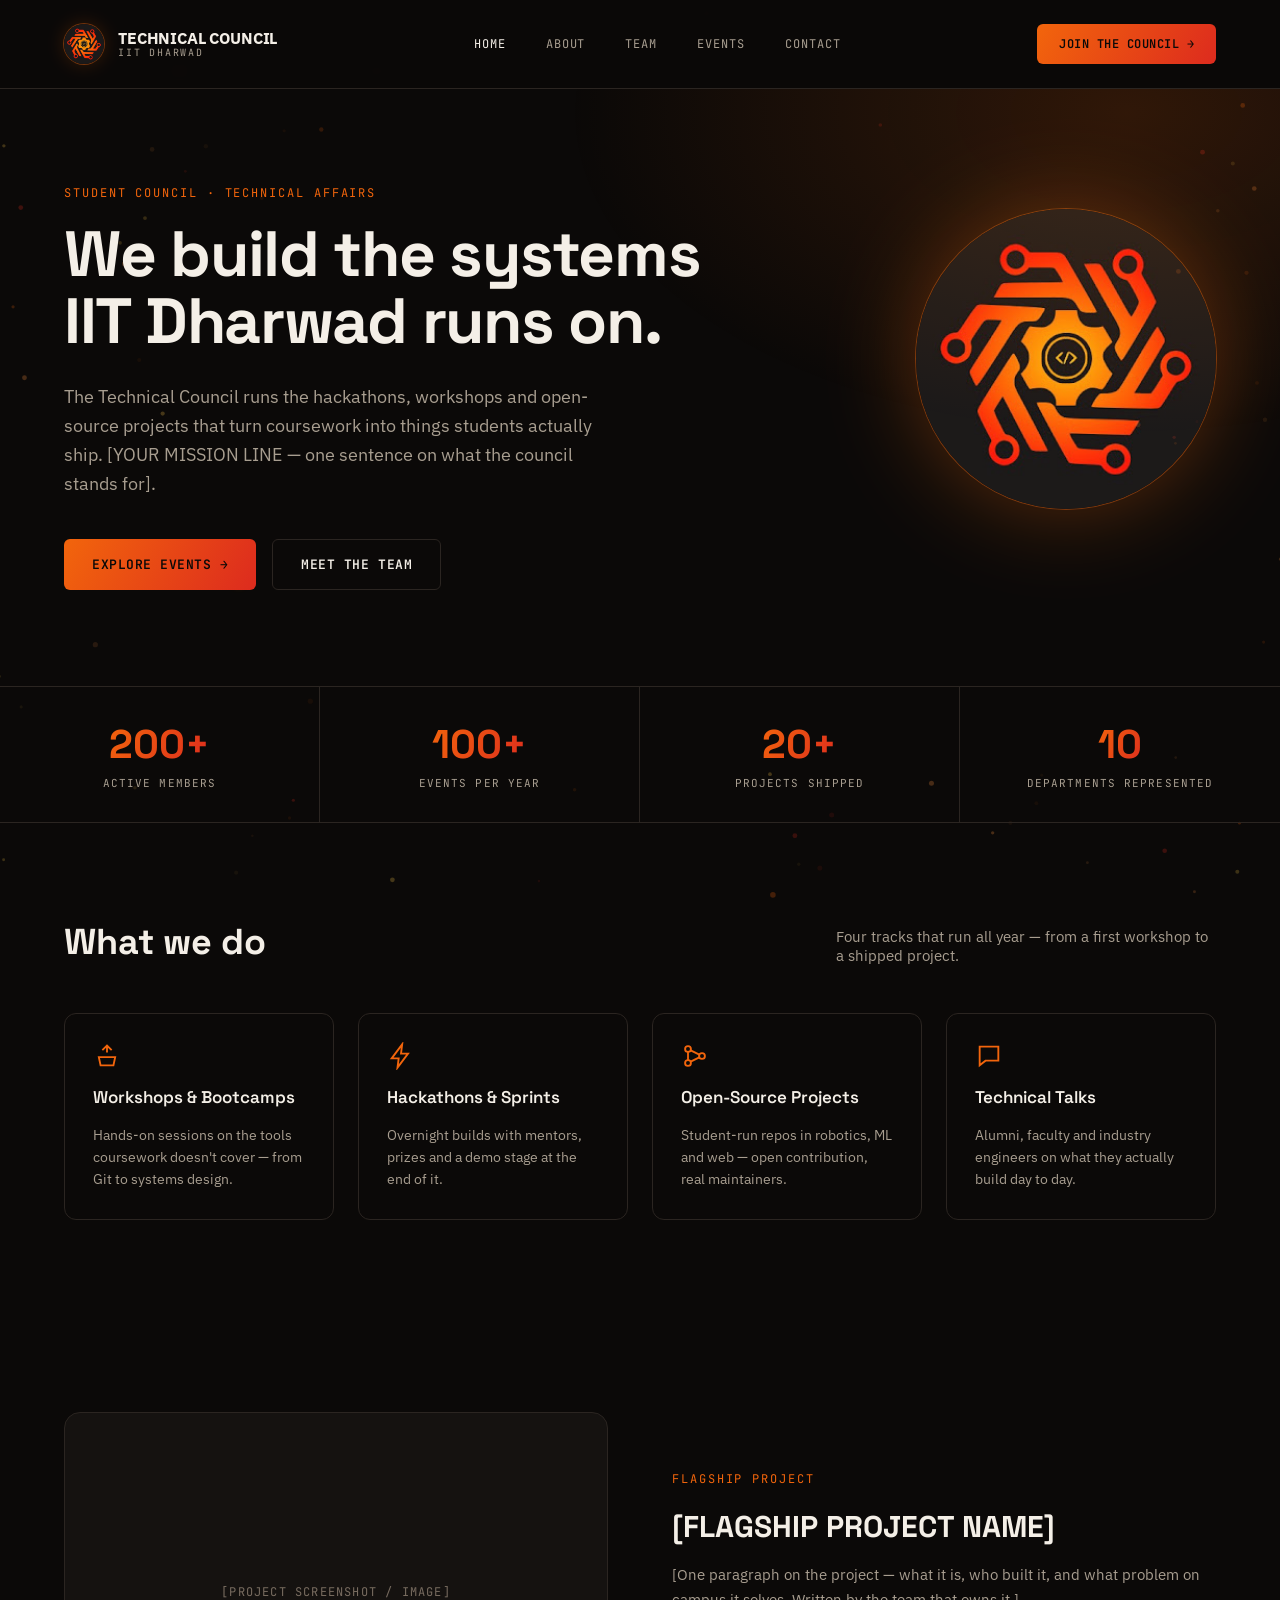
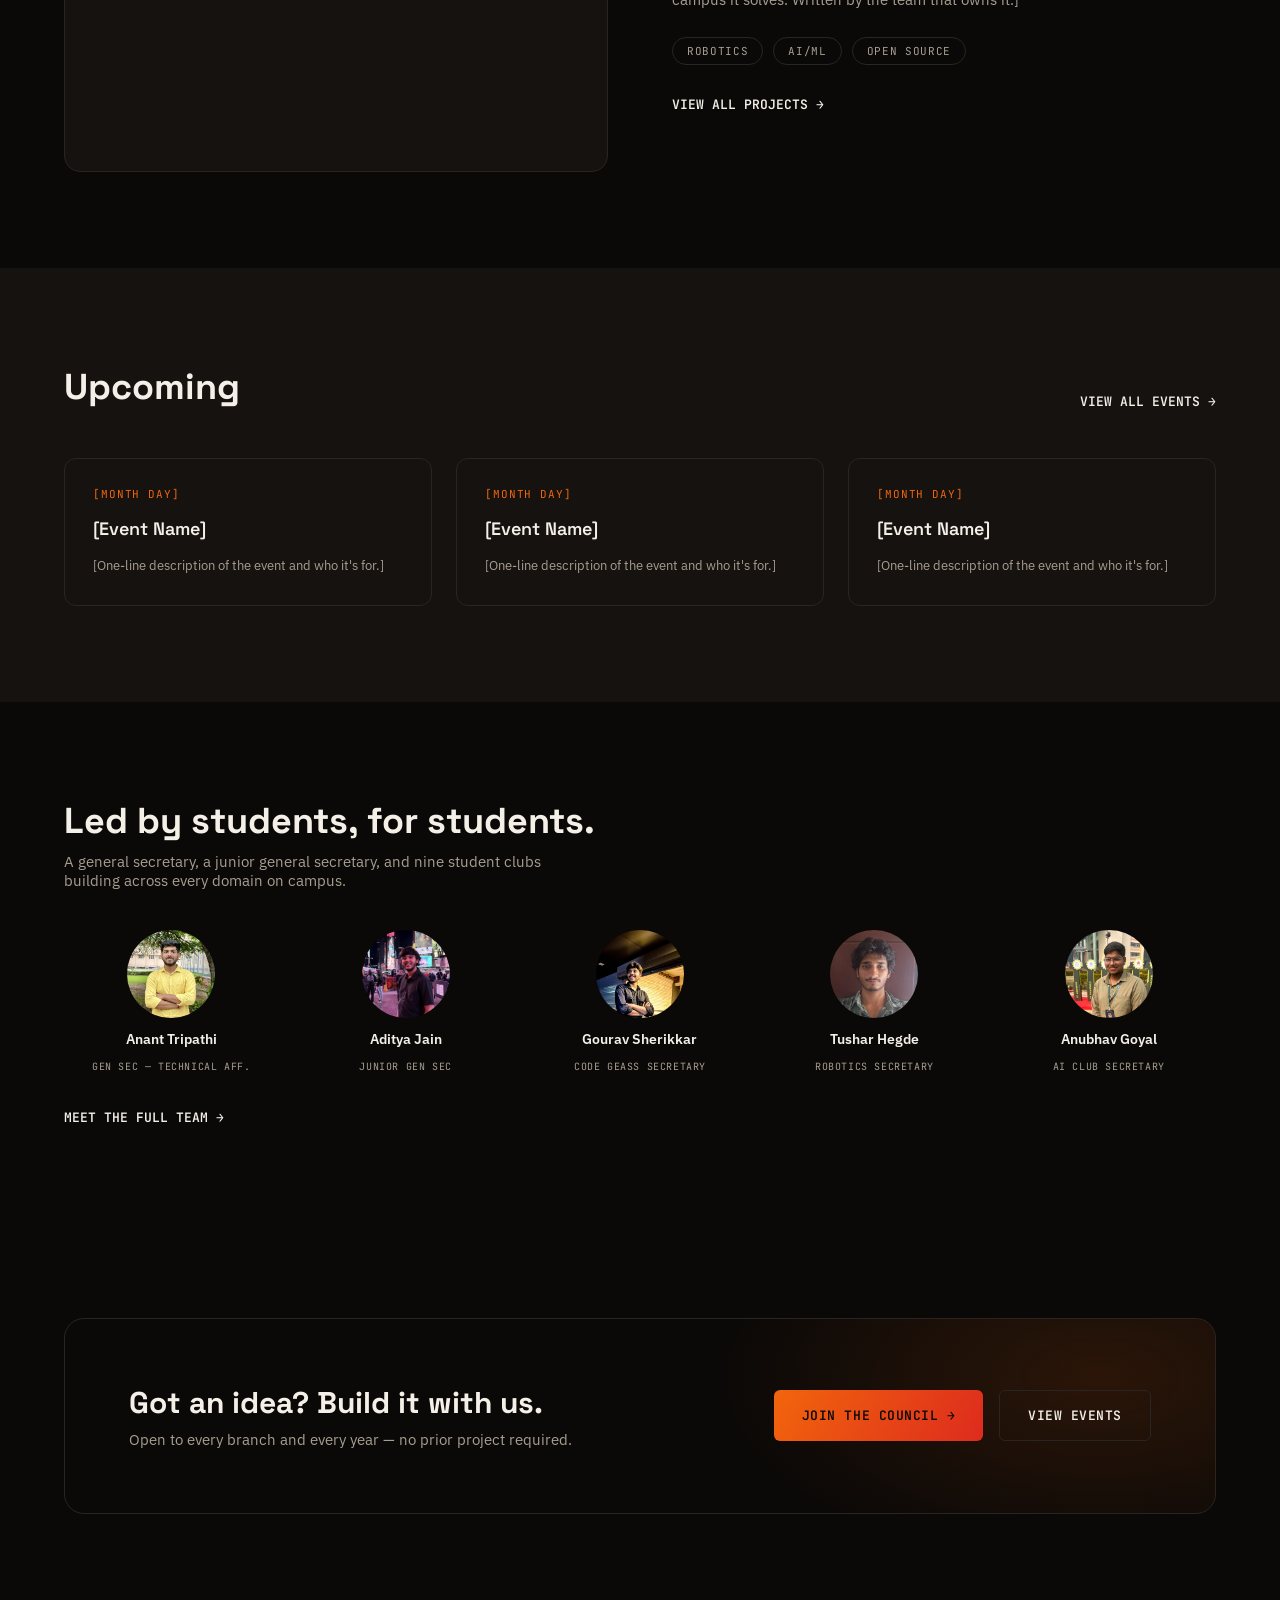
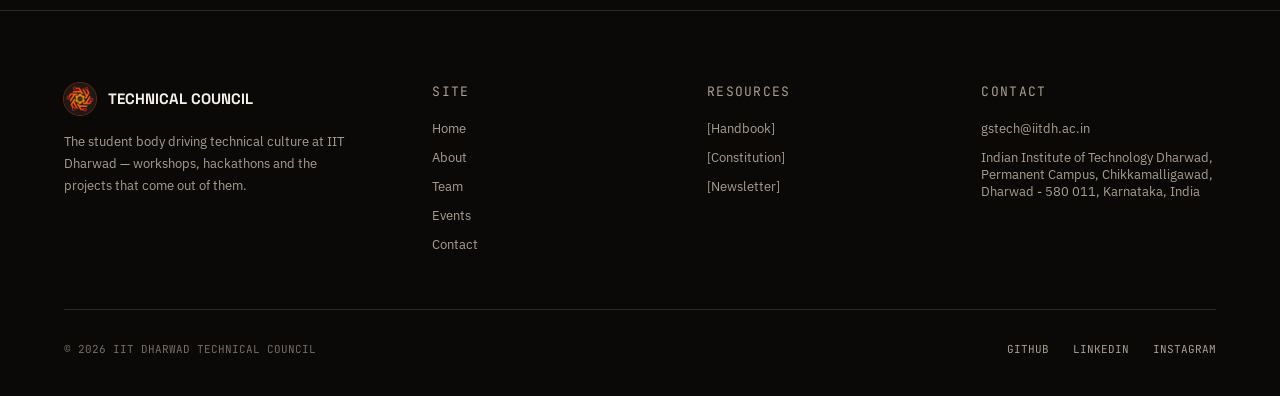
<file: index.html>
<!doctype html>
<html lang="en">
<head>
<meta charset="utf-8">
<meta name="viewport" content="width=device-width, initial-scale=1">
<title>Home — IIT Dharwad Technical Council</title>
<meta name="description" content="The Technical Council runs the hackathons, workshops and open-source projects that turn IIT Dharwad students into builders.">
<link rel="icon" href="images/logo.jpg">
<link rel="preconnect" href="https://fonts.googleapis.com">
<link rel="preconnect" href="https://fonts.gstatic.com" crossorigin>
<link href="https://fonts.googleapis.com/css2?family=Space+Grotesk:wght@500;600;700&family=IBM+Plex+Sans:wght@400;500;600&family=JetBrains+Mono:wght@500;600&display=swap" rel="stylesheet">
<link rel="stylesheet" href="css/styles.css">
</head>
<body>
<canvas id="neuralBg" aria-hidden="true"></canvas>

<header class="site-header">
  <div class="header-inner">
    <a href="index.html" class="brand">
      <img src="images/logo.jpg" alt="Technical Council mark">
      <span class="brand-text">
        <span class="brand-title">TECHNICAL COUNCIL</span>
        <span class="brand-sub mono">IIT DHARWAD</span>
      </span>
    </a>
    <nav class="nav-links mono" id="navLinks">
      <a class="nav-link" href="index.html">HOME</a>
      <a class="nav-link" href="about.html">ABOUT</a>
      <a class="nav-link" href="team.html">TEAM</a>
      <a class="nav-link" href="events.html">EVENTS</a>
      <a class="nav-link" href="contact.html">CONTACT</a>
    </nav>
    <div class="header-actions">
      <a href="contact.html" class="btn btn-grad btn-sm mono">JOIN THE COUNCIL →</a>
      <button class="nav-toggle" id="navToggle" aria-label="Toggle navigation" aria-expanded="false" aria-controls="navLinks">
        <svg width="22" height="22" viewBox="0 0 24 24" fill="none" stroke="currentColor" stroke-width="2"><path d="M4 7h16M4 12h16M4 17h16"/></svg>
      </button>
    </div>
  </div>
</header>

<main>

  <section class="hero">
    <div class="hero-inner">
      <div class="eyebrow mono">STUDENT COUNCIL · TECHNICAL AFFAIRS</div>
      <h1>We build the systems<br>IIT Dharwad runs on.</h1>
      <p class="lead">The Technical Council runs the hackathons, workshops and open-source projects that turn coursework into things students actually ship. [YOUR MISSION LINE — one sentence on what the council stands for].</p>
      <div class="hero-actions">
        <a href="events.html" class="btn btn-grad mono">EXPLORE EVENTS →</a>
        <a href="team.html" class="btn btn-outline mono">MEET THE TEAM</a>
      </div>
    </div>
    <img class="hero-media" src="images/logo.jpg" alt="">
  </section>

  <section class="stats-grid">
    <div class="stat"><div class="stat-value display">200+</div><div class="stat-label mono">ACTIVE MEMBERS</div></div>
    <div class="stat"><div class="stat-value display">100+</div><div class="stat-label mono">EVENTS PER YEAR</div></div>
    <div class="stat"><div class="stat-value display">20+</div><div class="stat-label mono">PROJECTS SHIPPED</div></div>
    <div class="stat"><div class="stat-value display">10</div><div class="stat-label mono">DEPARTMENTS REPRESENTED</div></div>
  </section>

  <section class="section">
    <div class="section-head">
      <h2>What we do</h2>
      <p>Four tracks that run all year — from a first workshop to a shipped project.</p>
    </div>
    <div class="cards-grid">
      <div class="card">
        <svg width="28" height="28" viewBox="0 0 24 24" fill="none" stroke="var(--orange)" stroke-width="1.6"><path d="M12 3v6M8 7l4-4 4 4M5 13h14l-1.5 7h-11z"/></svg>
        <h3>Workshops &amp; Bootcamps</h3>
        <p>Hands-on sessions on the tools coursework doesn't cover — from Git to systems design.</p>
      </div>
      <div class="card">
        <svg width="28" height="28" viewBox="0 0 24 24" fill="none" stroke="var(--orange)" stroke-width="1.6"><path d="M13 2 4 14h6l-1 8 9-12h-6z"/></svg>
        <h3>Hackathons &amp; Sprints</h3>
        <p>Overnight builds with mentors, prizes and a demo stage at the end of it.</p>
      </div>
      <div class="card">
        <svg width="28" height="28" viewBox="0 0 24 24" fill="none" stroke="var(--orange)" stroke-width="1.6"><circle cx="6" cy="6" r="2.5"/><circle cx="6" cy="18" r="2.5"/><circle cx="18" cy="12" r="2.5"/><path d="M6 8.5V15.5M8.3 7.2 15.7 10.8M8.3 16.8 15.7 13.2"/></svg>
        <h3>Open-Source Projects</h3>
        <p>Student-run repos in robotics, ML and web — open contribution, real maintainers.</p>
      </div>
      <div class="card">
        <svg width="28" height="28" viewBox="0 0 24 24" fill="none" stroke="var(--orange)" stroke-width="1.6"><path d="M4 4h16v12H9l-5 4z"/></svg>
        <h3>Technical Talks</h3>
        <p>Alumni, faculty and industry engineers on what they actually build day to day.</p>
      </div>
    </div>
  </section>

  <section class="section">
    <div class="split">
      <div class="split-media"><span class="mono">[PROJECT SCREENSHOT / IMAGE]</span></div>
      <div class="split-body">
        <div class="eyebrow mono">FLAGSHIP PROJECT</div>
        <h3>[FLAGSHIP PROJECT NAME]</h3>
        <p>[One paragraph on the project — what it is, who built it, and what problem on campus it solves. Written by the team that owns it.]</p>
        <div class="tag-row">
          <span class="tag">ROBOTICS</span>
          <span class="tag">AI/ML</span>
          <span class="tag">OPEN SOURCE</span>
        </div>
        <a href="about.html" class="link-arrow mono">VIEW ALL PROJECTS →</a>
      </div>
    </div>
  </section>

  <section class="section section-elev">
    <div class="section-head">
      <h2>Upcoming</h2>
      <a href="events.html" class="link-arrow mono">VIEW ALL EVENTS →</a>
    </div>
    <div class="cards-grid" style="grid-template-columns:repeat(3,minmax(0,1fr));">
      <a class="card" href="events.html">
        <span class="mono" style="font-size:11px;letter-spacing:0.08em;color:var(--orange);">[MONTH DAY]</span>
        <span class="display" style="font-size:18px;font-weight:600;">[Event Name]</span>
        <span style="font-size:13px;color:var(--ink-dim);line-height:1.6;">[One-line description of the event and who it's for.]</span>
      </a>
      <a class="card" href="events.html">
        <span class="mono" style="font-size:11px;letter-spacing:0.08em;color:var(--orange);">[MONTH DAY]</span>
        <span class="display" style="font-size:18px;font-weight:600;">[Event Name]</span>
        <span style="font-size:13px;color:var(--ink-dim);line-height:1.6;">[One-line description of the event and who it's for.]</span>
      </a>
      <a class="card" href="events.html">
        <span class="mono" style="font-size:11px;letter-spacing:0.08em;color:var(--orange);">[MONTH DAY]</span>
        <span class="display" style="font-size:18px;font-weight:600;">[Event Name]</span>
        <span style="font-size:13px;color:var(--ink-dim);line-height:1.6;">[One-line description of the event and who it's for.]</span>
      </a>
    </div>
  </section>

  <section class="section">
    <h2 style="margin:0 0 8px;font-size:36px;font-weight:700;">Led by students, for students.</h2>
    <p style="color:var(--ink-dim);font-size:15px;margin:0 0 40px;max-width:520px;">A general secretary, a junior general secretary, and nine student clubs building across every domain on campus.</p>
    <div class="team-teaser-grid">
      <div class="team-teaser-item">
        <img class="team-avatar-sm" src="images/team/anant-tripathi.jpg" alt="Anant Tripathi">
        <span style="font-size:14px;font-weight:600;">Anant Tripathi</span>
        <span class="mono" style="font-size:10px;letter-spacing:0.06em;color:var(--ink-dim);">GEN SEC — TECHNICAL AFF.</span>
      </div>
      <div class="team-teaser-item">
        <img class="team-avatar-sm" src="images/team/aditya-jain.jpg" alt="Aditya Jain">
        <span style="font-size:14px;font-weight:600;">Aditya Jain</span>
        <span class="mono" style="font-size:10px;letter-spacing:0.06em;color:var(--ink-dim);">JUNIOR GEN SEC</span>
      </div>
      <div class="team-teaser-item">
        <img class="team-avatar-sm" src="images/team/gourav-sherikkar.jpg" alt="Gourav Sherikkar">
        <span style="font-size:14px;font-weight:600;">Gourav Sherikkar</span>
        <span class="mono" style="font-size:10px;letter-spacing:0.06em;color:var(--ink-dim);">CODE GEASS SECRETARY</span>
      </div>
      <div class="team-teaser-item">
        <img class="team-avatar-sm" src="images/team/tushar-hegde.jpg" alt="Tushar Hegde">
        <span style="font-size:14px;font-weight:600;">Tushar Hegde</span>
        <span class="mono" style="font-size:10px;letter-spacing:0.06em;color:var(--ink-dim);">ROBOTICS SECRETARY</span>
      </div>
      <div class="team-teaser-item">
        <img class="team-avatar-sm" src="images/team/anubhav-goyal.jpg" alt="Anubhav Goyal">
        <span style="font-size:14px;font-weight:600;">Anubhav Goyal</span>
        <span class="mono" style="font-size:10px;letter-spacing:0.06em;color:var(--ink-dim);">AI CLUB SECRETARY</span>
      </div>
    </div>
    <a href="team.html" class="link-arrow mono" style="display:inline-block;margin-top:36px;">MEET THE FULL TEAM →</a>
  </section>

  <section class="section">
    <div class="cta-band">
      <div>
        <h3>Got an idea? Build it with us.</h3>
        <p>Open to every branch and every year — no prior project required.</p>
      </div>
      <div style="display:flex;gap:16px;flex-wrap:wrap;">
        <a href="contact.html" class="btn btn-grad mono">JOIN THE COUNCIL →</a>
        <a href="events.html" class="btn btn-outline mono">VIEW EVENTS</a>
      </div>
    </div>
  </section>

</main>

<footer class="site-footer">
  <div class="footer-grid">
    <div>
      <div class="footer-brand">
        <img src="images/logo.jpg" alt="">
        <span>TECHNICAL COUNCIL</span>
      </div>
      <p class="footer-desc">The student body driving technical culture at IIT Dharwad — workshops, hackathons and the projects that come out of them.</p>
    </div>
    <div class="footer-col">
      <span class="footer-col-title">SITE</span>
      <a href="index.html">Home</a>
      <a href="about.html">About</a>
      <a href="team.html">Team</a>
      <a href="events.html">Events</a>
      <a href="contact.html">Contact</a>
    </div>
    <div class="footer-col">
      <span class="footer-col-title">RESOURCES</span>
      <a href="#">[Handbook]</a>
      <a href="#">[Constitution]</a>
      <a href="#">[Newsletter]</a>
    </div>
    <div class="footer-col">
      <span class="footer-col-title">CONTACT</span>
      <span>gstech@iitdh.ac.in</span>
      <span>Indian Institute of Technology Dharwad, Permanent Campus, Chikkamalligawad, Dharwad - 580 011, Karnataka, India</span>
    </div>
  </div>
  <div class="footer-bottom">
    <span class="footer-copy">© 2026 IIT DHARWAD TECHNICAL COUNCIL</span>
    <div class="footer-social">
      <a href="#">GITHUB</a>
      <a href="#">LINKEDIN</a>
      <a href="https://www.instagram.com/tech.council.iitdh/">INSTAGRAM</a>
    </div>
  </div>
</footer>

<script src="js/main.js"></script>
</body>
</html>
</file>
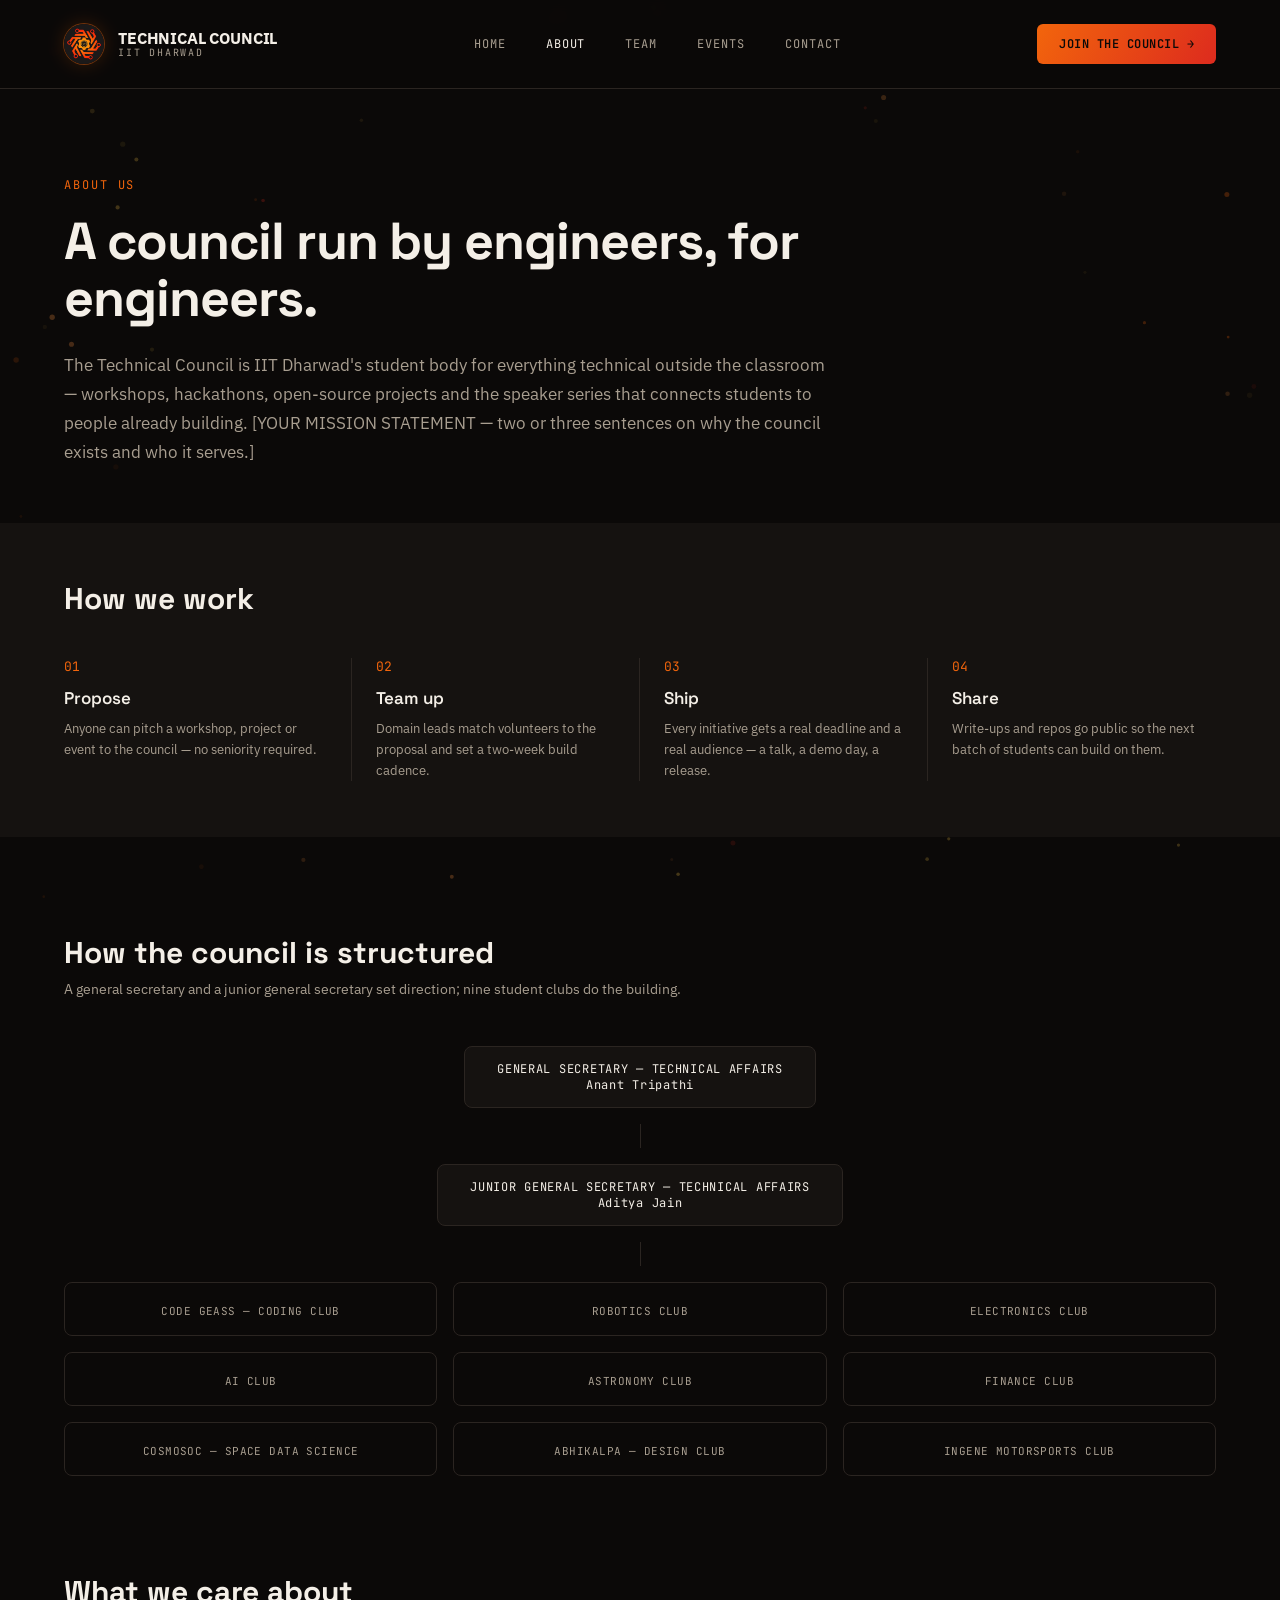
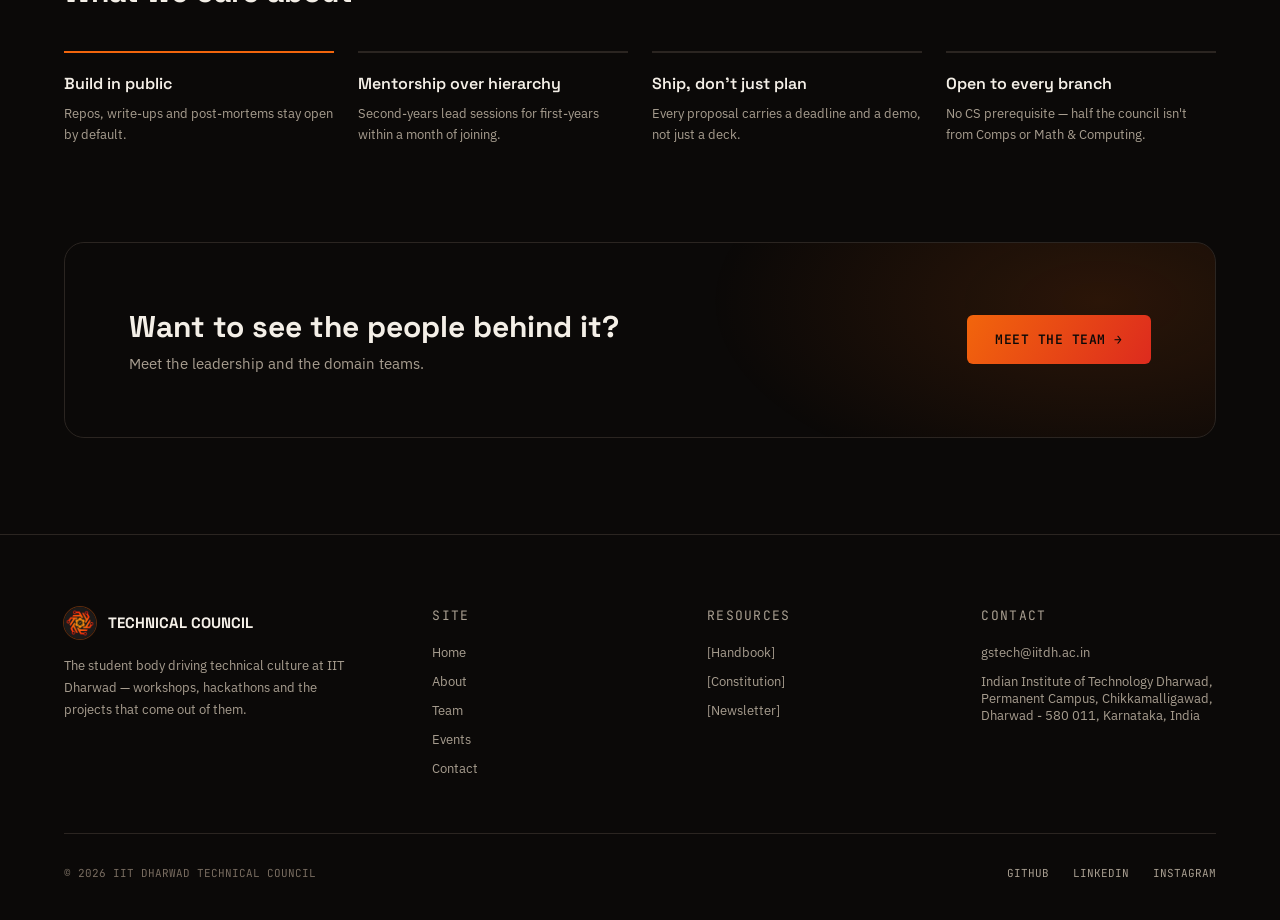
<file: about.html>
<!doctype html>
<html lang="en">
<head>
<meta charset="utf-8">
<meta name="viewport" content="width=device-width, initial-scale=1">
<title>About — IIT Dharwad Technical Council</title>
<meta name="description" content="Who the Technical Council is, how we work, and how we're structured.">
<link rel="icon" href="images/logo.jpg">
<link rel="preconnect" href="https://fonts.googleapis.com">
<link rel="preconnect" href="https://fonts.gstatic.com" crossorigin>
<link href="https://fonts.googleapis.com/css2?family=Space+Grotesk:wght@500;600;700&family=IBM+Plex+Sans:wght@400;500;600&family=JetBrains+Mono:wght@500;600&display=swap" rel="stylesheet">
<link rel="stylesheet" href="css/styles.css">
</head>
<body>
<canvas id="neuralBg" aria-hidden="true"></canvas>

<header class="site-header">
  <div class="header-inner">
    <a href="index.html" class="brand">
      <img src="images/logo.jpg" alt="Technical Council mark">
      <span class="brand-text">
        <span class="brand-title">TECHNICAL COUNCIL</span>
        <span class="brand-sub mono">IIT DHARWAD</span>
      </span>
    </a>
    <nav class="nav-links mono" id="navLinks">
      <a class="nav-link" href="index.html">HOME</a>
      <a class="nav-link" href="about.html">ABOUT</a>
      <a class="nav-link" href="team.html">TEAM</a>
      <a class="nav-link" href="events.html">EVENTS</a>
      <a class="nav-link" href="contact.html">CONTACT</a>
    </nav>
    <div class="header-actions">
      <a href="contact.html" class="btn btn-grad btn-sm mono">JOIN THE COUNCIL →</a>
      <button class="nav-toggle" id="navToggle" aria-label="Toggle navigation" aria-expanded="false" aria-controls="navLinks">
        <svg width="22" height="22" viewBox="0 0 24 24" fill="none" stroke="currentColor" stroke-width="2"><path d="M4 7h16M4 12h16M4 17h16"/></svg>
      </button>
    </div>
  </div>
</header>

<main>

  <div class="page-header">
    <div class="eyebrow mono">ABOUT US</div>
    <h1>A council run by engineers, for engineers.</h1>
    <p>The Technical Council is IIT Dharwad's student body for everything technical outside the classroom — workshops, hackathons, open-source projects and the speaker series that connects students to people already building. [YOUR MISSION STATEMENT — two or three sentences on why the council exists and who it serves.]</p>
  </div>

  <section class="section section-elev section-tight">
    <h2 style="font-size:30px;font-weight:700;margin:0 0 40px;">How we work</h2>
    <div class="steps-grid">
      <div class="step">
        <div class="step-num">01</div>
        <h3>Propose</h3>
        <p>Anyone can pitch a workshop, project or event to the council — no seniority required.</p>
      </div>
      <div class="step">
        <div class="step-num">02</div>
        <h3>Team up</h3>
        <p>Domain leads match volunteers to the proposal and set a two-week build cadence.</p>
      </div>
      <div class="step">
        <div class="step-num">03</div>
        <h3>Ship</h3>
        <p>Every initiative gets a real deadline and a real audience — a talk, a demo day, a release.</p>
      </div>
      <div class="step">
        <div class="step-num">04</div>
        <h3>Share</h3>
        <p>Write-ups and repos go public so the next batch of students can build on them.</p>
      </div>
    </div>
  </section>

  <section class="section">
    <h2 style="font-size:30px;font-weight:700;margin:0 0 8px;">How the council is structured</h2>
    <p style="color:var(--ink-dim);font-size:14px;margin:0 0 48px;">A general secretary and a junior general secretary set direction; nine student clubs do the building.</p>

    <div class="org-chart">
      <div class="org-node">GENERAL SECRETARY — TECHNICAL AFFAIRS<br>Anant Tripathi</div>
      <div class="org-connector"></div>
      <div class="org-node">JUNIOR GENERAL SECRETARY — TECHNICAL AFFAIRS<br>Aditya Jain</div>
      <div class="org-connector"></div>
      <div class="org-grid" style="grid-template-columns:repeat(3, minmax(0,1fr));">
        <div class="org-leaf"><span>CODE GEASS — CODING CLUB</span></div>
        <div class="org-leaf"><span>ROBOTICS CLUB</span></div>
        <div class="org-leaf"><span>ELECTRONICS CLUB</span></div>
        <div class="org-leaf"><span>AI CLUB</span></div>
        <div class="org-leaf"><span>ASTRONOMY CLUB</span></div>
        <div class="org-leaf"><span>FINANCE CLUB</span></div>
        <div class="org-leaf"><span>COSMOSOC — SPACE DATA SCIENCE</span></div>
        <div class="org-leaf"><span>ABHIKALPA — DESIGN CLUB</span></div>
        <div class="org-leaf"><span>INGENE MOTORSPORTS CLUB</span></div>
      </div>
    </div>
  </section>

  <section class="section" style="padding-top:0;">
    <h2 style="font-size:30px;font-weight:700;margin:0 0 40px;">What we care about</h2>
    <div class="values-grid">
      <div class="value is-accent">
        <h3>Build in public</h3>
        <p>Repos, write-ups and post-mortems stay open by default.</p>
      </div>
      <div class="value">
        <h3>Mentorship over hierarchy</h3>
        <p>Second-years lead sessions for first-years within a month of joining.</p>
      </div>
      <div class="value">
        <h3>Ship, don't just plan</h3>
        <p>Every proposal carries a deadline and a demo, not just a deck.</p>
      </div>
      <div class="value">
        <h3>Open to every branch</h3>
        <p>No CS prerequisite — half the council isn't from Comps or Math &amp; Computing.</p>
      </div>
    </div>
  </section>

  <section class="section" style="padding-top:0;">
    <div class="cta-band">
      <div>
        <h3>Want to see the people behind it?</h3>
        <p>Meet the leadership and the domain teams.</p>
      </div>
      <a href="team.html" class="btn btn-grad mono">MEET THE TEAM →</a>
    </div>
  </section>

</main>

<footer class="site-footer">
  <div class="footer-grid">
    <div>
      <div class="footer-brand">
        <img src="images/logo.jpg" alt="">
        <span>TECHNICAL COUNCIL</span>
      </div>
      <p class="footer-desc">The student body driving technical culture at IIT Dharwad — workshops, hackathons and the projects that come out of them.</p>
    </div>
    <div class="footer-col">
      <span class="footer-col-title">SITE</span>
      <a href="index.html">Home</a>
      <a href="about.html">About</a>
      <a href="team.html">Team</a>
      <a href="events.html">Events</a>
      <a href="contact.html">Contact</a>
    </div>
    <div class="footer-col">
      <span class="footer-col-title">RESOURCES</span>
      <a href="#">[Handbook]</a>
      <a href="#">[Constitution]</a>
      <a href="#">[Newsletter]</a>
    </div>
    <div class="footer-col">
      <span class="footer-col-title">CONTACT</span>
      <span>gstech@iitdh.ac.in</span>
      <span>Indian Institute of Technology Dharwad, Permanent Campus, Chikkamalligawad, Dharwad - 580 011, Karnataka, India</span>
    </div>
  </div>
  <div class="footer-bottom">
    <span class="footer-copy">© 2026 IIT DHARWAD TECHNICAL COUNCIL</span>
    <div class="footer-social">
      <a href="#">GITHUB</a>
      <a href="#">LINKEDIN</a>
      <a href="https://www.instagram.com/tech.council.iitdh/">INSTAGRAM</a>
    </div>
  </div>
</footer>

<script src="js/main.js"></script>
</body>
</html>
</file>
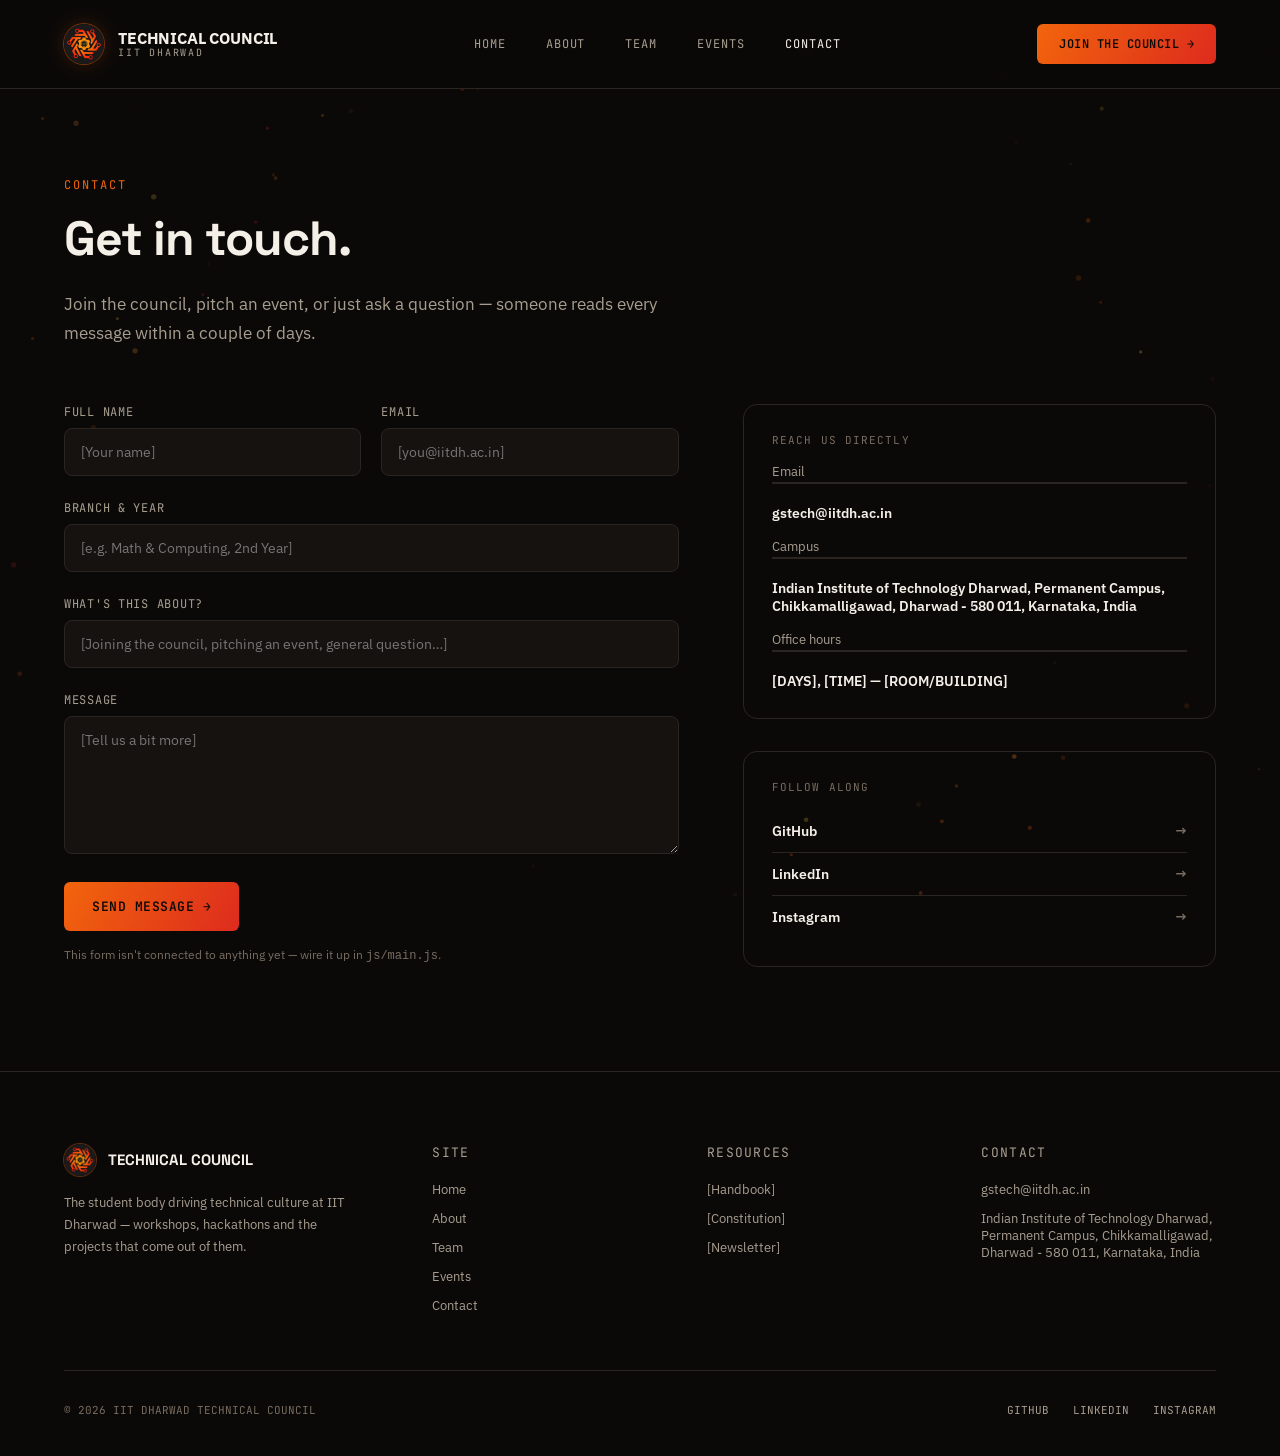
<file: contact.html>
<!doctype html>
<html lang="en">
<head>
<meta charset="utf-8">
<meta name="viewport" content="width=device-width, initial-scale=1">
<title>Contact — IIT Dharwad Technical Council</title>
<meta name="description" content="Join the council, pitch an event, or get in touch with the Technical Council.">
<link rel="icon" href="images/logo.jpg">
<link rel="preconnect" href="https://fonts.googleapis.com">
<link rel="preconnect" href="https://fonts.gstatic.com" crossorigin>
<link href="https://fonts.googleapis.com/css2?family=Space+Grotesk:wght@500;600;700&family=IBM+Plex+Sans:wght@400;500;600&family=JetBrains+Mono:wght@500;600&display=swap" rel="stylesheet">
<link rel="stylesheet" href="css/styles.css">
</head>
<body>
<canvas id="neuralBg" aria-hidden="true"></canvas>

<header class="site-header">
  <div class="header-inner">
    <a href="index.html" class="brand">
      <img src="images/logo.jpg" alt="Technical Council mark">
      <span class="brand-text">
        <span class="brand-title">TECHNICAL COUNCIL</span>
        <span class="brand-sub mono">IIT DHARWAD</span>
      </span>
    </a>
    <nav class="nav-links mono" id="navLinks">
      <a class="nav-link" href="index.html">HOME</a>
      <a class="nav-link" href="about.html">ABOUT</a>
      <a class="nav-link" href="team.html">TEAM</a>
      <a class="nav-link" href="events.html">EVENTS</a>
      <a class="nav-link" href="contact.html">CONTACT</a>
    </nav>
    <div class="header-actions">
      <a href="contact.html" class="btn btn-grad btn-sm mono">JOIN THE COUNCIL →</a>
      <button class="nav-toggle" id="navToggle" aria-label="Toggle navigation" aria-expanded="false" aria-controls="navLinks">
        <svg width="22" height="22" viewBox="0 0 24 24" fill="none" stroke="currentColor" stroke-width="2"><path d="M4 7h16M4 12h16M4 17h16"/></svg>
      </button>
    </div>
  </div>
</header>

<main>

  <div class="page-header" style="max-width:760px;">
    <div class="eyebrow mono">CONTACT</div>
    <h1 style="font-size:48px;">Get in touch.</h1>
    <p>Join the council, pitch an event, or just ask a question — someone reads every message within a couple of days.</p>
  </div>

  <section class="section" style="padding-top:0;">
    <div class="form-grid">

      <form id="contactForm">
        <div class="field-row">
          <div class="field">
            <label for="name">FULL NAME</label>
            <input id="name" name="name" type="text" placeholder="[Your name]" required>
          </div>
          <div class="field">
            <label for="email">EMAIL</label>
            <input id="email" name="email" type="email" placeholder="[you@iitdh.ac.in]" required>
          </div>
        </div>
        <div class="field">
          <label for="branch">BRANCH &amp; YEAR</label>
          <input id="branch" name="branch" type="text" placeholder="[e.g. Math &amp; Computing, 2nd Year]">
        </div>
        <div class="field">
          <label for="reason">WHAT'S THIS ABOUT?</label>
          <input id="reason" name="reason" type="text" placeholder="[Joining the council, pitching an event, general question…]">
        </div>
        <div class="field">
          <label for="message">MESSAGE</label>
          <textarea id="message" name="message" rows="6" placeholder="[Tell us a bit more]" required></textarea>
        </div>
        <button type="submit" class="btn btn-grad mono" style="align-self:flex-start;">SEND MESSAGE →</button>
        <p class="form-note">This form isn't connected to anything yet — wire it up in <code>js/main.js</code>.</p>
      </form>

      <div>
        <div class="info-card">
          <h4>REACH US DIRECTLY</h4>
          <div class="info-row"><div class="label">Email</div><div class="value">gstech@iitdh.ac.in</div></div>
          <div class="info-row"><div class="label">Campus</div><div class="value">Indian Institute of Technology Dharwad, Permanent Campus, Chikkamalligawad, Dharwad - 580 011, Karnataka, India</div></div>
          <div class="info-row"><div class="label">Office hours</div><div class="value">[DAYS], [TIME] — [ROOM/BUILDING]</div></div>
        </div>
        <div class="info-card">
          <h4>FOLLOW ALONG</h4>
          <div class="social-list">
            <a href="#">GitHub <span>→</span></a>
            <a href="#">LinkedIn <span>→</span></a>
            <a href="https://www.instagram.com/tech.council.iitdh/">Instagram <span>→</span></a>
          </div>
        </div>
      </div>

    </div>
  </section>

</main>

<footer class="site-footer">
  <div class="footer-grid">
    <div>
      <div class="footer-brand">
        <img src="images/logo.jpg" alt="">
        <span>TECHNICAL COUNCIL</span>
      </div>
      <p class="footer-desc">The student body driving technical culture at IIT Dharwad — workshops, hackathons and the projects that come out of them.</p>
    </div>
    <div class="footer-col">
      <span class="footer-col-title">SITE</span>
      <a href="index.html">Home</a>
      <a href="about.html">About</a>
      <a href="team.html">Team</a>
      <a href="events.html">Events</a>
      <a href="contact.html">Contact</a>
    </div>
    <div class="footer-col">
      <span class="footer-col-title">RESOURCES</span>
      <a href="#">[Handbook]</a>
      <a href="#">[Constitution]</a>
      <a href="#">[Newsletter]</a>
    </div>
    <div class="footer-col">
      <span class="footer-col-title">CONTACT</span>
      <span>gstech@iitdh.ac.in</span>
      <span>Indian Institute of Technology Dharwad, Permanent Campus, Chikkamalligawad, Dharwad - 580 011, Karnataka, India</span>
    </div>
  </div>
  <div class="footer-bottom">
    <span class="footer-copy">© 2026 IIT DHARWAD TECHNICAL COUNCIL</span>
    <div class="footer-social">
      <a href="#">GITHUB</a>
      <a href="#">LINKEDIN</a>
      <a href="https://www.instagram.com/tech.council.iitdh/">INSTAGRAM</a>
    </div>
  </div>
</footer>

<script src="js/main.js"></script>
</body>
</html>
</file>
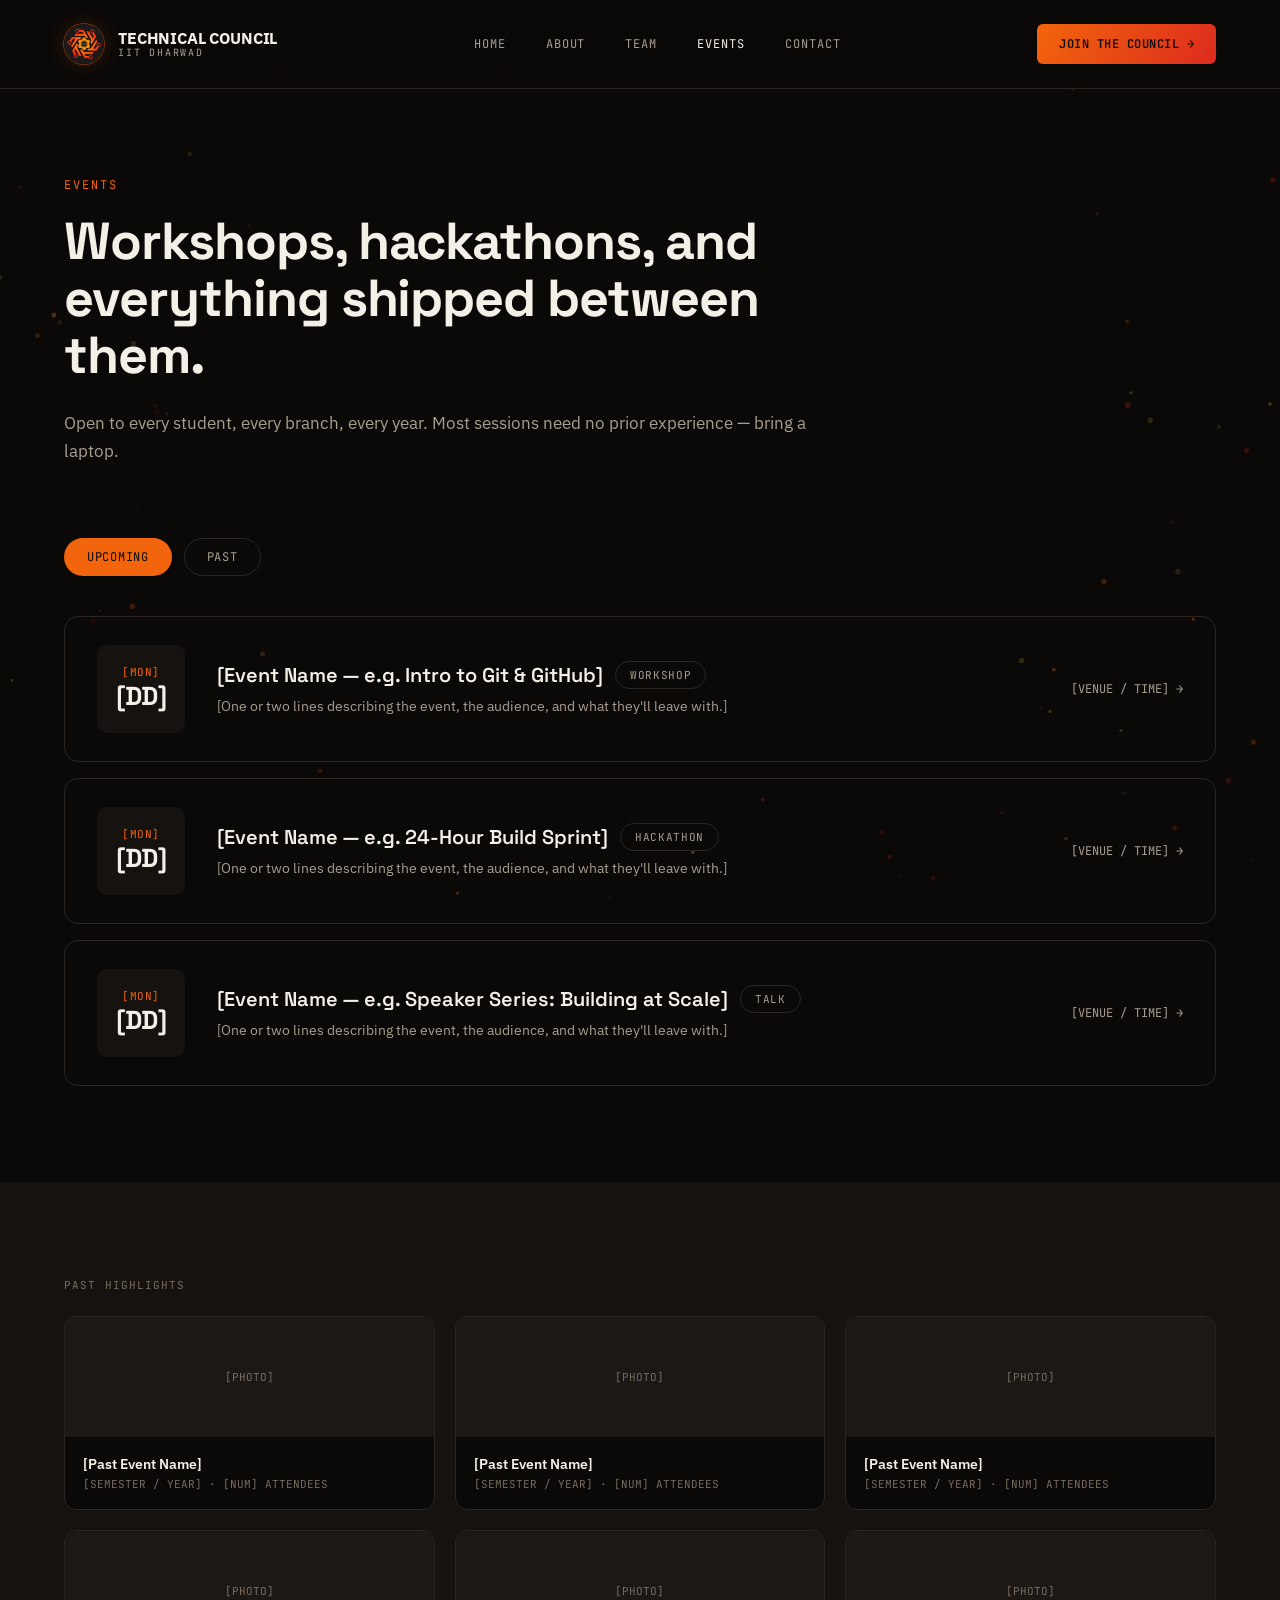
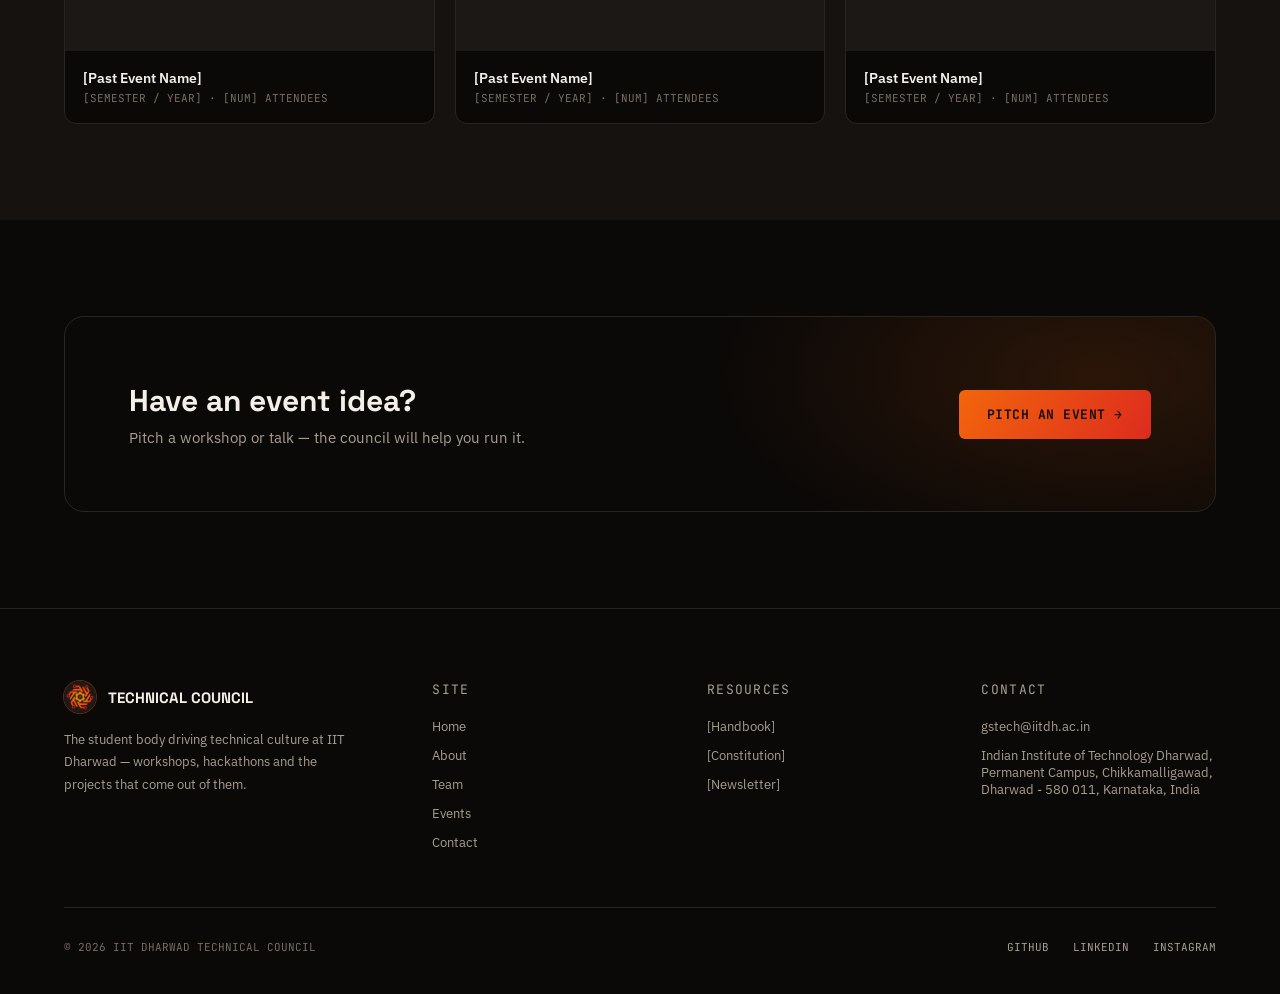
<file: events.html>
<!doctype html>
<html lang="en">
<head>
<meta charset="utf-8">
<meta name="viewport" content="width=device-width, initial-scale=1">
<title>Events — IIT Dharwad Technical Council</title>
<meta name="description" content="Workshops, hackathons and talks from the Technical Council — upcoming and past.">
<link rel="icon" href="images/logo.jpg">
<link rel="preconnect" href="https://fonts.googleapis.com">
<link rel="preconnect" href="https://fonts.gstatic.com" crossorigin>
<link href="https://fonts.googleapis.com/css2?family=Space+Grotesk:wght@500;600;700&family=IBM+Plex+Sans:wght@400;500;600&family=JetBrains+Mono:wght@500;600&display=swap" rel="stylesheet">
<link rel="stylesheet" href="css/styles.css">
</head>
<body>
<canvas id="neuralBg" aria-hidden="true"></canvas>

<header class="site-header">
  <div class="header-inner">
    <a href="index.html" class="brand">
      <img src="images/logo.jpg" alt="Technical Council mark">
      <span class="brand-text">
        <span class="brand-title">TECHNICAL COUNCIL</span>
        <span class="brand-sub mono">IIT DHARWAD</span>
      </span>
    </a>
    <nav class="nav-links mono" id="navLinks">
      <a class="nav-link" href="index.html">HOME</a>
      <a class="nav-link" href="about.html">ABOUT</a>
      <a class="nav-link" href="team.html">TEAM</a>
      <a class="nav-link" href="events.html">EVENTS</a>
      <a class="nav-link" href="contact.html">CONTACT</a>
    </nav>
    <div class="header-actions">
      <a href="contact.html" class="btn btn-grad btn-sm mono">JOIN THE COUNCIL →</a>
      <button class="nav-toggle" id="navToggle" aria-label="Toggle navigation" aria-expanded="false" aria-controls="navLinks">
        <svg width="22" height="22" viewBox="0 0 24 24" fill="none" stroke="currentColor" stroke-width="2"><path d="M4 7h16M4 12h16M4 17h16"/></svg>
      </button>
    </div>
  </div>
</header>

<main>

  <div class="page-header">
    <div class="eyebrow mono">EVENTS</div>
    <h1>Workshops, hackathons, and everything shipped between them.</h1>
    <p>Open to every student, every branch, every year. Most sessions need no prior experience — bring a laptop.</p>
  </div>

  <div class="wrap" style="padding: 0 var(--pad-x);">
    <div class="tabs">
      <button class="tab is-active mono" type="button">UPCOMING</button>
      <button class="tab mono" type="button">PAST</button>
    </div>
  </div>

  <section class="section" style="padding-top:0;">
    <div class="event-list">
      <a class="event-row" href="#">
        <div class="event-date"><span class="mon mono">[MON]</span><span class="day display">[DD]</span></div>
        <div class="event-body">
          <div class="event-title-row">
            <span class="event-title display">[Event Name — e.g. Intro to Git &amp; GitHub]</span>
            <span class="tag">WORKSHOP</span>
          </div>
          <p class="event-desc">[One or two lines describing the event, the audience, and what they'll leave with.]</p>
        </div>
        <span class="event-meta">[VENUE / TIME] →</span>
      </a>
      <a class="event-row" href="#">
        <div class="event-date"><span class="mon mono">[MON]</span><span class="day display">[DD]</span></div>
        <div class="event-body">
          <div class="event-title-row">
            <span class="event-title display">[Event Name — e.g. 24-Hour Build Sprint]</span>
            <span class="tag">HACKATHON</span>
          </div>
          <p class="event-desc">[One or two lines describing the event, the audience, and what they'll leave with.]</p>
        </div>
        <span class="event-meta">[VENUE / TIME] →</span>
      </a>
      <a class="event-row" href="#">
        <div class="event-date"><span class="mon mono">[MON]</span><span class="day display">[DD]</span></div>
        <div class="event-body">
          <div class="event-title-row">
            <span class="event-title display">[Event Name — e.g. Speaker Series: Building at Scale]</span>
            <span class="tag">TALK</span>
          </div>
          <p class="event-desc">[One or two lines describing the event, the audience, and what they'll leave with.]</p>
        </div>
        <span class="event-meta">[VENUE / TIME] →</span>
      </a>
    </div>
  </section>

  <section class="section section-elev">
    <div class="footer-col-title mono" style="margin-bottom:24px;">PAST HIGHLIGHTS</div>
    <div class="past-grid">
      <div class="past-card">
        <div class="past-thumb"><span>[PHOTO]</span></div>
        <div class="past-body"><div class="past-title">[Past Event Name]</div><div class="past-meta">[SEMESTER / YEAR] · [NUM] ATTENDEES</div></div>
      </div>
      <div class="past-card">
        <div class="past-thumb"><span>[PHOTO]</span></div>
        <div class="past-body"><div class="past-title">[Past Event Name]</div><div class="past-meta">[SEMESTER / YEAR] · [NUM] ATTENDEES</div></div>
      </div>
      <div class="past-card">
        <div class="past-thumb"><span>[PHOTO]</span></div>
        <div class="past-body"><div class="past-title">[Past Event Name]</div><div class="past-meta">[SEMESTER / YEAR] · [NUM] ATTENDEES</div></div>
      </div>
      <div class="past-card">
        <div class="past-thumb"><span>[PHOTO]</span></div>
        <div class="past-body"><div class="past-title">[Past Event Name]</div><div class="past-meta">[SEMESTER / YEAR] · [NUM] ATTENDEES</div></div>
      </div>
      <div class="past-card">
        <div class="past-thumb"><span>[PHOTO]</span></div>
        <div class="past-body"><div class="past-title">[Past Event Name]</div><div class="past-meta">[SEMESTER / YEAR] · [NUM] ATTENDEES</div></div>
      </div>
      <div class="past-card">
        <div class="past-thumb"><span>[PHOTO]</span></div>
        <div class="past-body"><div class="past-title">[Past Event Name]</div><div class="past-meta">[SEMESTER / YEAR] · [NUM] ATTENDEES</div></div>
      </div>
    </div>
  </section>

  <section class="section">
    <div class="cta-band">
      <div>
        <h3>Have an event idea?</h3>
        <p>Pitch a workshop or talk — the council will help you run it.</p>
      </div>
      <a href="contact.html" class="btn btn-grad mono">PITCH AN EVENT →</a>
    </div>
  </section>

</main>

<footer class="site-footer">
  <div class="footer-grid">
    <div>
      <div class="footer-brand">
        <img src="images/logo.jpg" alt="">
        <span>TECHNICAL COUNCIL</span>
      </div>
      <p class="footer-desc">The student body driving technical culture at IIT Dharwad — workshops, hackathons and the projects that come out of them.</p>
    </div>
    <div class="footer-col">
      <span class="footer-col-title">SITE</span>
      <a href="index.html">Home</a>
      <a href="about.html">About</a>
      <a href="team.html">Team</a>
      <a href="events.html">Events</a>
      <a href="contact.html">Contact</a>
    </div>
    <div class="footer-col">
      <span class="footer-col-title">RESOURCES</span>
      <a href="#">[Handbook]</a>
      <a href="#">[Constitution]</a>
      <a href="#">[Newsletter]</a>
    </div>
    <div class="footer-col">
      <span class="footer-col-title">CONTACT</span>
      <span>gstech@iitdh.ac.in</span>
      <span>Indian Institute of Technology Dharwad, Permanent Campus, Chikkamalligawad, Dharwad - 580 011, Karnataka, India</span>
    </div>
  </div>
  <div class="footer-bottom">
    <span class="footer-copy">© 2026 IIT DHARWAD TECHNICAL COUNCIL</span>
    <div class="footer-social">
      <a href="#">GITHUB</a>
      <a href="#">LINKEDIN</a>
      <a href="https://www.instagram.com/tech.council.iitdh/">INSTAGRAM</a>
    </div>
  </div>
</footer>

<script src="js/main.js"></script>
<script>
  // Simple upcoming/past tab toggle (both lists already on the page — this just swaps the visible one)
  document.addEventListener('DOMContentLoaded', function () {
    var tabs = document.querySelectorAll('.tab');
    var upcoming = document.querySelector('.event-list').closest('section');
    var past = document.querySelector('.past-grid').closest('section');
    tabs.forEach(function (tab) {
      tab.addEventListener('click', function () {
        tabs.forEach(function (t) { t.classList.remove('is-active'); });
        tab.classList.add('is-active');
        var showUpcoming = tab.textContent.trim() === 'UPCOMING';
        upcoming.style.display = showUpcoming ? '' : 'none';
        past.style.display = showUpcoming ? 'none' : '';
      });
    });
  });
</script>
</body>
</html>
</file>
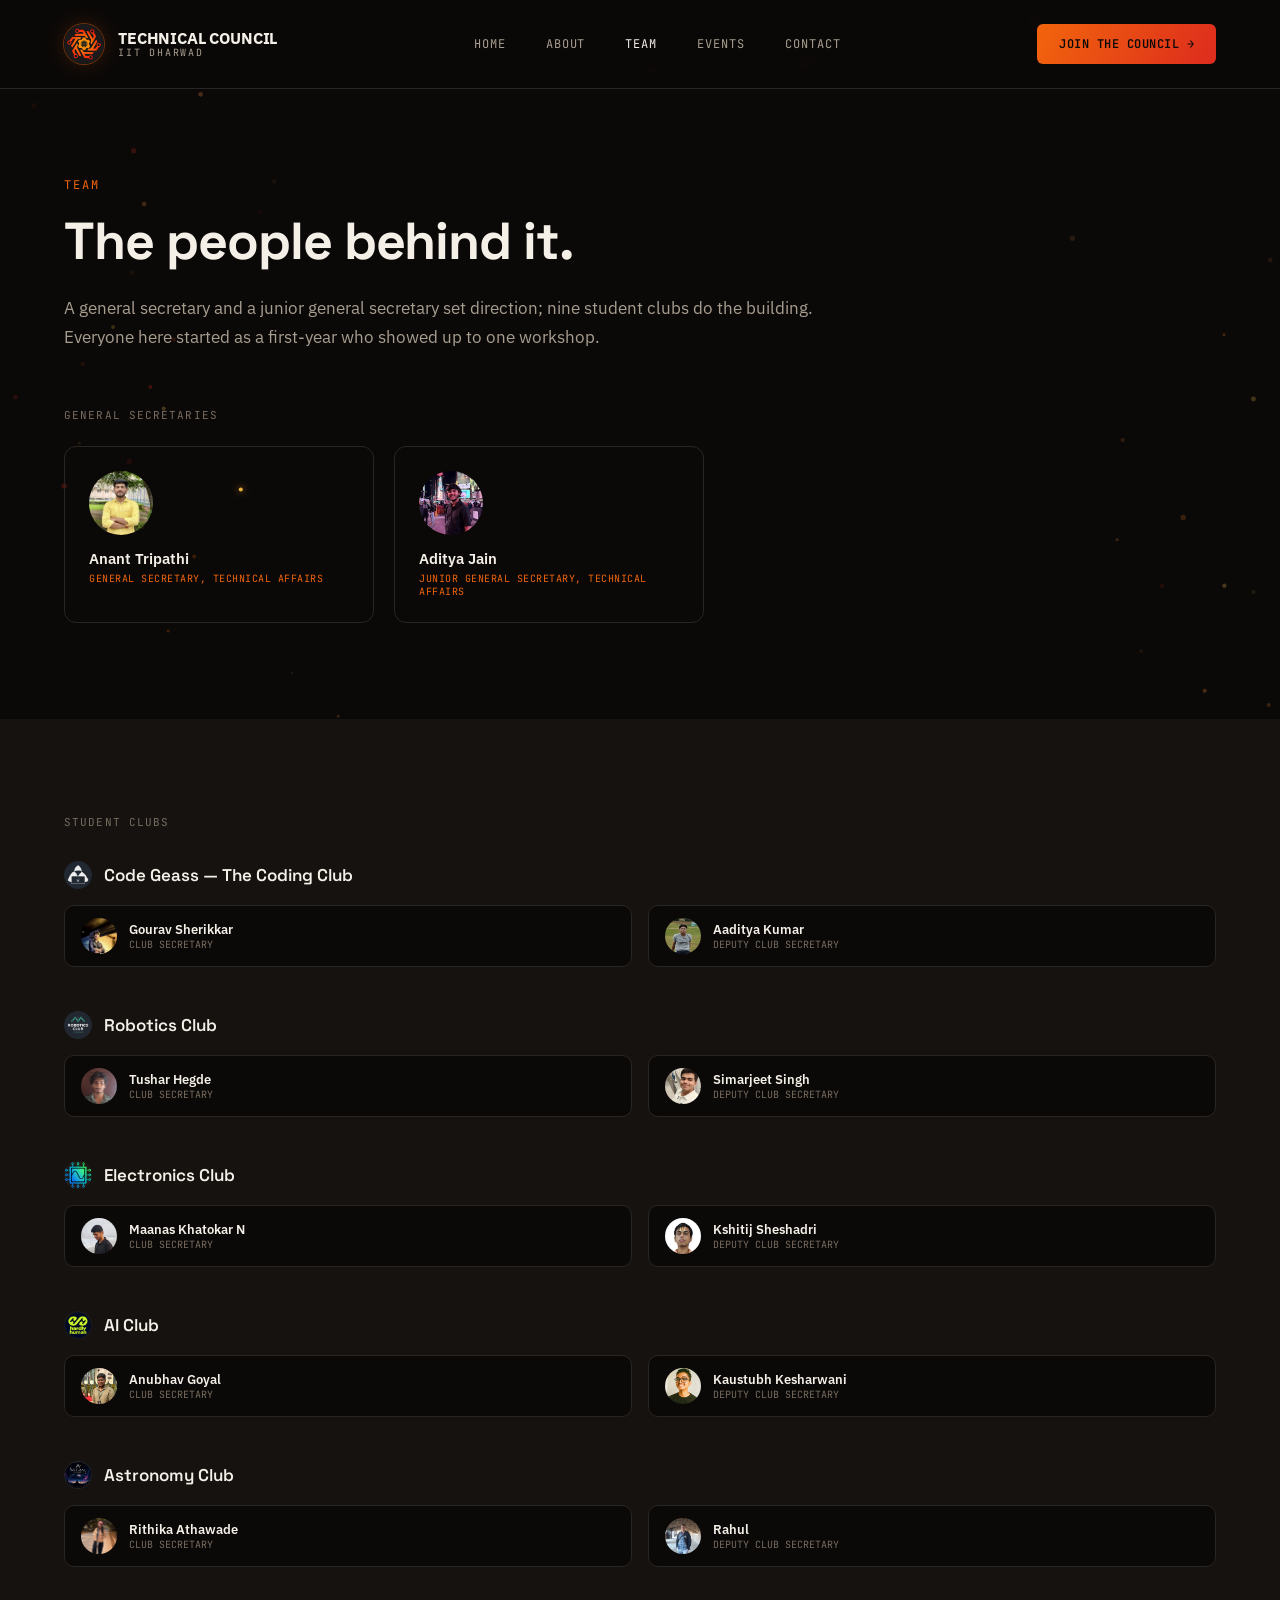
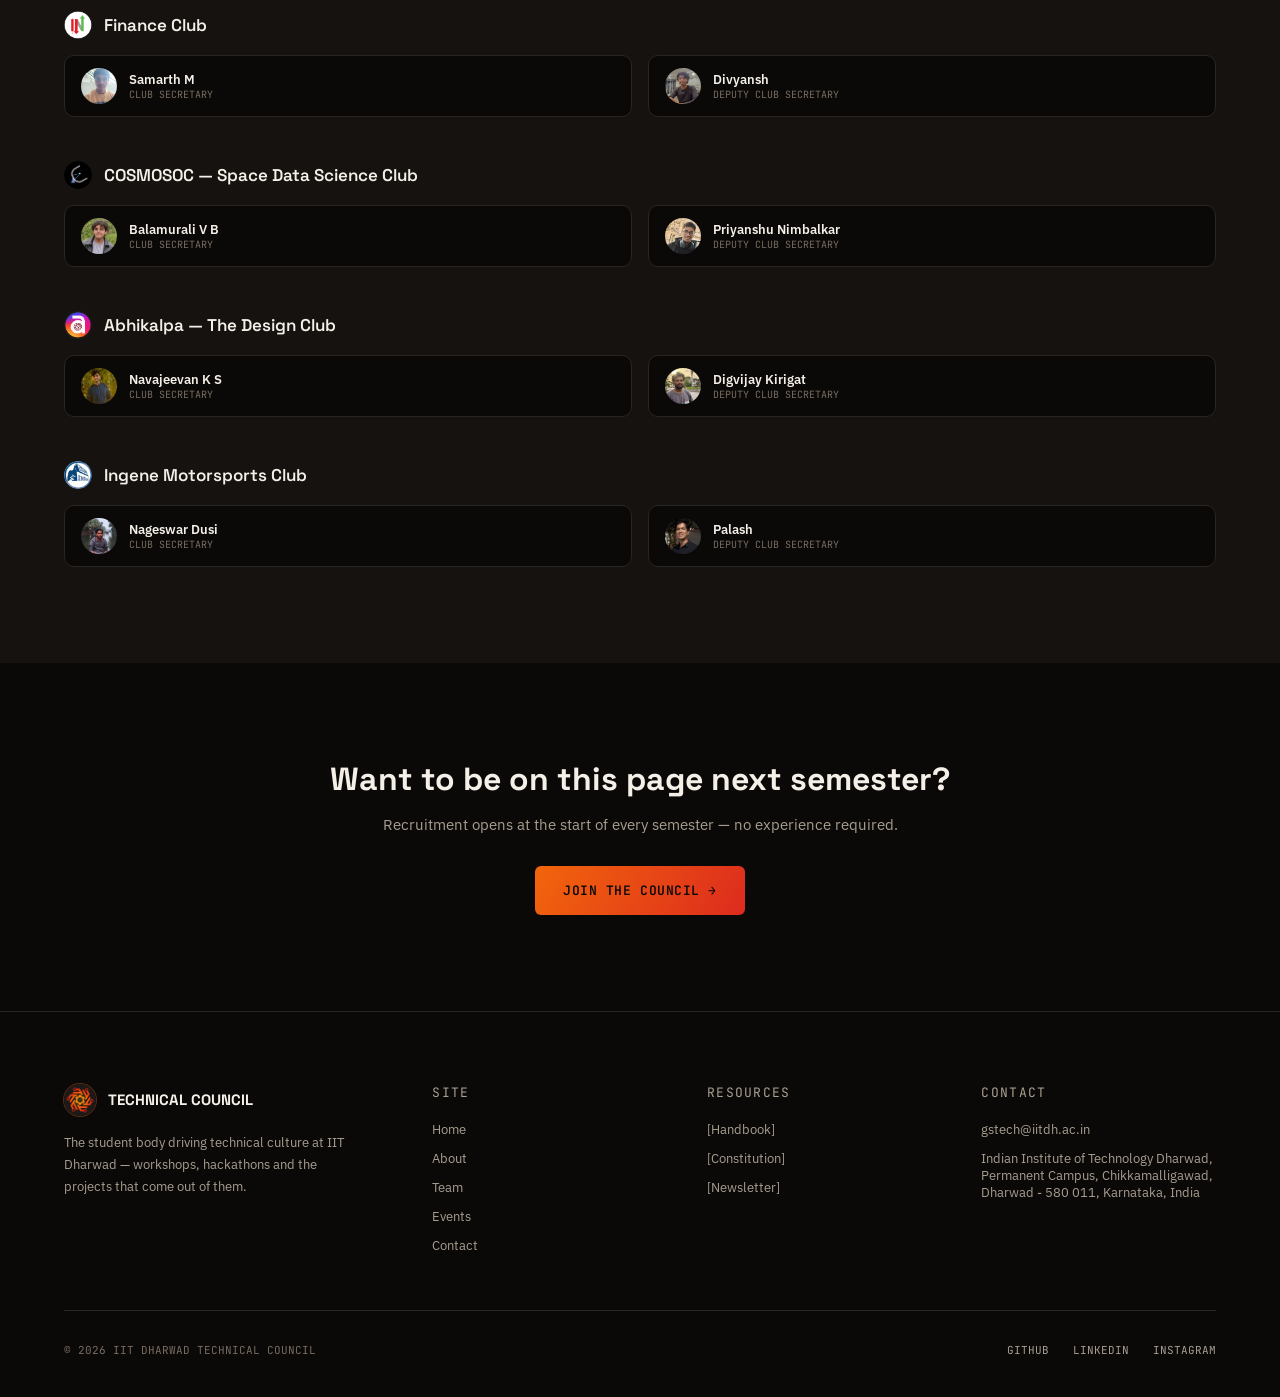
<file: team.html>
<!doctype html>
<html lang="en">
<head>
<meta charset="utf-8">
<meta name="viewport" content="width=device-width, initial-scale=1">
<title>Team — IIT Dharwad Technical Council</title>
<meta name="description" content="Meet the Technical Council's leadership and domain teams.">
<link rel="icon" href="images/logo.jpg">
<link rel="preconnect" href="https://fonts.googleapis.com">
<link rel="preconnect" href="https://fonts.gstatic.com" crossorigin>
<link href="https://fonts.googleapis.com/css2?family=Space+Grotesk:wght@500;600;700&family=IBM+Plex+Sans:wght@400;500;600&family=JetBrains+Mono:wght@500;600&display=swap" rel="stylesheet">
<link rel="stylesheet" href="css/styles.css">
</head>
<body>
<canvas id="neuralBg" aria-hidden="true"></canvas>

<header class="site-header">
  <div class="header-inner">
    <a href="index.html" class="brand">
      <img src="images/logo.jpg" alt="Technical Council mark">
      <span class="brand-text">
        <span class="brand-title">TECHNICAL COUNCIL</span>
        <span class="brand-sub mono">IIT DHARWAD</span>
      </span>
    </a>
    <nav class="nav-links mono" id="navLinks">
      <a class="nav-link" href="index.html">HOME</a>
      <a class="nav-link" href="about.html">ABOUT</a>
      <a class="nav-link" href="team.html">TEAM</a>
      <a class="nav-link" href="events.html">EVENTS</a>
      <a class="nav-link" href="contact.html">CONTACT</a>
    </nav>
    <div class="header-actions">
      <a href="contact.html" class="btn btn-grad btn-sm mono">JOIN THE COUNCIL →</a>
      <button class="nav-toggle" id="navToggle" aria-label="Toggle navigation" aria-expanded="false" aria-controls="navLinks">
        <svg width="22" height="22" viewBox="0 0 24 24" fill="none" stroke="currentColor" stroke-width="2"><path d="M4 7h16M4 12h16M4 17h16"/></svg>
      </button>
    </div>
  </div>
</header>

<main>

  <div class="page-header">
    <div class="eyebrow mono">TEAM</div>
    <h1>The people behind it.</h1>
    <p>A general secretary and a junior general secretary set direction; nine student clubs do the building. Everyone here started as a first-year who showed up to one workshop.</p>
  </div>

  <section class="section" style="padding-top:0;">
    <div class="footer-col-title mono" style="margin-bottom:24px;">GENERAL SECRETARIES</div>
    <div class="team-grid" style="grid-template-columns:repeat(auto-fit, minmax(240px, 1fr));max-width:640px;">
      <div class="team-card">
        <img class="team-avatar" src="images/team/anant-tripathi.jpg" alt="Anant Tripathi">
        <div><div class="team-name">Anant Tripathi</div><div class="team-role mono">GENERAL SECRETARY, TECHNICAL AFFAIRS</div></div>
      </div>
      <div class="team-card">
        <img class="team-avatar" src="images/team/aditya-jain.jpg" alt="Aditya Jain">
        <div><div class="team-name">Aditya Jain</div><div class="team-role mono">JUNIOR GENERAL SECRETARY, TECHNICAL AFFAIRS</div></div>
      </div>
    </div>
  </section>

  <section class="section section-elev">
    <div class="footer-col-title mono" style="margin-bottom:8px;">STUDENT CLUBS</div>

    <div class="domain-block" style="margin-top:32px;">
      <div class="domain-title display"><img class="domain-logo" src="images/clubs/coding.png" alt="">Code Geass — The Coding Club</div>
      <div class="domain-grid" style="grid-template-columns:repeat(2, minmax(0,1fr));">
        <div class="domain-member"><img class="avatar" src="images/team/gourav-sherikkar.jpg" alt="Gourav Sherikkar"><div><div class="name">Gourav Sherikkar</div><div class="role">CLUB SECRETARY</div></div></div>
        <div class="domain-member"><img class="avatar" src="images/team/aaditya-kumar.jpg" alt="Aaditya Kumar"><div><div class="name">Aaditya Kumar</div><div class="role">DEPUTY CLUB SECRETARY</div></div></div>
      </div>
    </div>

    <div class="domain-block" style="margin-top:44px;">
      <div class="domain-title display"><img class="domain-logo" src="images/clubs/robotics.png" alt="">Robotics Club</div>
      <div class="domain-grid" style="grid-template-columns:repeat(2, minmax(0,1fr));">
        <div class="domain-member"><img class="avatar" src="images/team/tushar-hegde.jpg" alt="Tushar Hegde"><div><div class="name">Tushar Hegde</div><div class="role">CLUB SECRETARY</div></div></div>
        <div class="domain-member"><img class="avatar" src="images/team/simarjeet-singh.jpg" alt="Simarjeet Singh"><div><div class="name">Simarjeet Singh</div><div class="role">DEPUTY CLUB SECRETARY</div></div></div>
      </div>
    </div>

    <div class="domain-block" style="margin-top:44px;">
      <div class="domain-title display"><img class="domain-logo" src="images/clubs/electronics.png" alt="">Electronics Club</div>
      <div class="domain-grid" style="grid-template-columns:repeat(2, minmax(0,1fr));">
        <div class="domain-member"><img class="avatar" src="images/team/maanas-khatokar.jpg" alt="Maanas Khatokar N"><div><div class="name">Maanas Khatokar N</div><div class="role">CLUB SECRETARY</div></div></div>
        <div class="domain-member"><img class="avatar" src="images/team/kshitij-sheshadri.jpg" alt="Kshitij Sheshadri"><div><div class="name">Kshitij Sheshadri</div><div class="role">DEPUTY CLUB SECRETARY</div></div></div>
      </div>
    </div>

    <div class="domain-block" style="margin-top:44px;">
      <div class="domain-title display"><img class="domain-logo" src="images/clubs/ai.png" alt="">AI Club</div>
      <div class="domain-grid" style="grid-template-columns:repeat(2, minmax(0,1fr));">
        <div class="domain-member"><img class="avatar" src="images/team/anubhav-goyal.jpg" alt="Anubhav Goyal"><div><div class="name">Anubhav Goyal</div><div class="role">CLUB SECRETARY</div></div></div>
        <div class="domain-member"><img class="avatar" src="images/team/kaustubh-kesharwani.jpg" alt="Kaustubh Kesharwani"><div><div class="name">Kaustubh Kesharwani</div><div class="role">DEPUTY CLUB SECRETARY</div></div></div>
      </div>
    </div>

    <div class="domain-block" style="margin-top:44px;">
      <div class="domain-title display"><img class="domain-logo" src="images/clubs/astronomy.png" alt="">Astronomy Club</div>
      <div class="domain-grid" style="grid-template-columns:repeat(2, minmax(0,1fr));">
        <div class="domain-member"><img class="avatar" src="images/team/rithika-athawade.jpg" alt="Rithika Athawade"><div><div class="name">Rithika Athawade</div><div class="role">CLUB SECRETARY</div></div></div>
        <div class="domain-member"><img class="avatar" src="images/team/rahul.jpg" alt="Rahul"><div><div class="name">Rahul</div><div class="role">DEPUTY CLUB SECRETARY</div></div></div>
      </div>
    </div>

    <div class="domain-block" style="margin-top:44px;">
      <div class="domain-title display"><img class="domain-logo" src="images/clubs/finance.png" alt="">Finance Club</div>
      <div class="domain-grid" style="grid-template-columns:repeat(2, minmax(0,1fr));">
        <div class="domain-member"><img class="avatar" src="images/team/samarth-m.jpg" alt="Samarth M"><div><div class="name">Samarth M</div><div class="role">CLUB SECRETARY</div></div></div>
        <div class="domain-member"><img class="avatar" src="images/team/divyansh.jpg" alt="Divyansh"><div><div class="name">Divyansh</div><div class="role">DEPUTY CLUB SECRETARY</div></div></div>
      </div>
    </div>

    <div class="domain-block" style="margin-top:44px;">
      <div class="domain-title display"><img class="domain-logo" src="images/clubs/sds.png" alt="">COSMOSOC — Space Data Science Club</div>
      <div class="domain-grid" style="grid-template-columns:repeat(2, minmax(0,1fr));">
        <div class="domain-member"><img class="avatar" src="images/team/balamurali-vb.jpg" alt="Balamurali V B"><div><div class="name">Balamurali V B</div><div class="role">CLUB SECRETARY</div></div></div>
        <div class="domain-member"><img class="avatar" src="images/team/priyanshu-nimbalkar.jpg" alt="Priyanshu Nimbalkar"><div><div class="name">Priyanshu Nimbalkar</div><div class="role">DEPUTY CLUB SECRETARY</div></div></div>
      </div>
    </div>

    <div class="domain-block" style="margin-top:44px;">
      <div class="domain-title display"><img class="domain-logo" src="images/clubs/abhikalpa.png" alt="">Abhikalpa — The Design Club</div>
      <div class="domain-grid" style="grid-template-columns:repeat(2, minmax(0,1fr));">
        <div class="domain-member"><img class="avatar" src="images/team/navajeevan-ks.jpg" alt="Navajeevan K S"><div><div class="name">Navajeevan K S</div><div class="role">CLUB SECRETARY</div></div></div>
        <div class="domain-member"><img class="avatar" src="images/team/digvijay-kirigat.jpg" alt="Digvijay Kirigat"><div><div class="name">Digvijay Kirigat</div><div class="role">DEPUTY CLUB SECRETARY</div></div></div>
      </div>
    </div>

    <div class="domain-block" style="margin-top:44px;">
      <div class="domain-title display"><img class="domain-logo" src="images/clubs/ingene.png" alt="">Ingene Motorsports Club</div>
      <div class="domain-grid" style="grid-template-columns:repeat(2, minmax(0,1fr));">
        <div class="domain-member"><img class="avatar" src="images/team/nageswar-dusi.jpg" alt="Nageswar Dusi"><div><div class="name">Nageswar Dusi</div><div class="role">CLUB SECRETARY</div></div></div>
        <div class="domain-member"><img class="avatar" src="images/team/palash.jpg" alt="Palash"><div><div class="name">Palash</div><div class="role">DEPUTY CLUB SECRETARY</div></div></div>
      </div>
    </div>
  </section>

  <section class="section" style="text-align:center;">
    <h3 style="font-size:32px;font-weight:700;margin:0 0 16px;">Want to be on this page next semester?</h3>
    <p style="color:var(--ink-dim);font-size:15px;margin:0 0 32px;">Recruitment opens at the start of every semester — no experience required.</p>
    <a href="contact.html" class="btn btn-grad mono" style="display:inline-flex;">JOIN THE COUNCIL →</a>
  </section>

</main>

<footer class="site-footer">
  <div class="footer-grid">
    <div>
      <div class="footer-brand">
        <img src="images/logo.jpg" alt="">
        <span>TECHNICAL COUNCIL</span>
      </div>
      <p class="footer-desc">The student body driving technical culture at IIT Dharwad — workshops, hackathons and the projects that come out of them.</p>
    </div>
    <div class="footer-col">
      <span class="footer-col-title">SITE</span>
      <a href="index.html">Home</a>
      <a href="about.html">About</a>
      <a href="team.html">Team</a>
      <a href="events.html">Events</a>
      <a href="contact.html">Contact</a>
    </div>
    <div class="footer-col">
      <span class="footer-col-title">RESOURCES</span>
      <a href="#">[Handbook]</a>
      <a href="#">[Constitution]</a>
      <a href="#">[Newsletter]</a>
    </div>
    <div class="footer-col">
      <span class="footer-col-title">CONTACT</span>
      <span>gstech@iitdh.ac.in</span>
      <span>Indian Institute of Technology Dharwad, Permanent Campus, Chikkamalligawad, Dharwad - 580 011, Karnataka, India</span>
    </div>
  </div>
  <div class="footer-bottom">
    <span class="footer-copy">© 2026 IIT DHARWAD TECHNICAL COUNCIL</span>
    <div class="footer-social">
      <a href="#">GITHUB</a>
      <a href="#">LINKEDIN</a>
      <a href="https://www.instagram.com/tech.council.iitdh/">INSTAGRAM</a>
    </div>
  </div>
</footer>

<script src="js/main.js"></script>
</body>
</html>
</file>
<file: css/styles.css>
/* ===========================================================
   IIT Dharwad Technical Council — shared stylesheet
   =========================================================== */

:root{
  --bg:#0b0908;
  --bg-elev:#151210;
  --bg-elev-2:#1c1815;
  --line:#2b2521;
  --ink:#f4efe7;
  --ink-dim:#a89e90;
  --ink-faint:#786c60;
  --orange:#f2650c;
  --red:#dd2b1e;
  --gold:#f0b429;
  --gradient: linear-gradient(120deg, var(--orange), var(--red));

  --pad-x: 64px;
  --section-y: 96px;
  --max-content: 1440px;
}

*{ box-sizing: border-box; }

html{ scroll-behavior: smooth; }

body{
  margin:0;
  background: var(--bg);
  color: var(--ink);
  font-family: 'IBM Plex Sans', system-ui, sans-serif;
  -webkit-font-smoothing: antialiased;
}

a{ color: inherit; text-decoration: none; }

h1, h2, h3, .display{ font-family: 'Space Grotesk', system-ui, sans-serif; }

.mono{ font-family: 'JetBrains Mono', monospace; }

img{ max-width: 100%; display:block; }

.wrap{
  max-width: var(--max-content);
  margin: 0 auto;
}

/* -----------------------------------------------------------
   Header / Nav
----------------------------------------------------------- */

.site-header{
  border-bottom: 1px solid var(--line);
  position: sticky;
  top: 0;
  background: rgba(11,9,8,0.92);
  backdrop-filter: blur(8px);
  z-index: 50;
}

.header-inner{
  max-width: var(--max-content);
  margin: 0 auto;
  height: 88px;
  padding: 0 var(--pad-x);
  display:flex;
  align-items:center;
  justify-content: space-between;
  gap: 24px;
}

.brand{ display:flex; align-items:center; gap:14px; flex-shrink:0; }
.brand img{
  width:40px; height:40px; object-fit:cover; border-radius:50%;
  mix-blend-mode:screen;
  box-shadow:0 0 0 1px rgba(242,101,12,0.4), 0 0 18px rgba(242,101,12,0.2);
}
.brand-text{ display:flex; flex-direction:column; line-height:1.15; }
.brand-title{ font-weight:700; font-size:16px; letter-spacing:-0.01em; }
.brand-sub{ font-size:10px; letter-spacing:0.18em; color: var(--ink-dim); }

.nav-links{
  display:flex;
  align-items:center;
  gap:40px;
}

.nav-link{ font-size:12px; letter-spacing:0.08em; color: var(--ink-dim); }
.nav-link:hover, .nav-link.is-active{ color: var(--ink); }

.nav-toggle{
  display:none;
  background:none;
  border:none;
  cursor:pointer;
  padding:8px;
  color: var(--ink-dim);
}

.header-actions{ display:flex; align-items:center; gap:16px; flex-shrink:0; }

/* -----------------------------------------------------------
   Buttons
----------------------------------------------------------- */

.btn{
  display:inline-flex;
  align-items:center;
  justify-content:center;
  font-family:'JetBrains Mono', monospace;
  font-size:13px;
  font-weight:600;
  letter-spacing:0.04em;
  padding:16px 28px;
  border-radius:6px;
  border:none;
  cursor:pointer;
  white-space:nowrap;
}

.btn-sm{ padding:12px 22px; font-size:12px; }

.btn-grad{
  color:#0b0908;
  background: var(--gradient);
  transition: filter .15s ease;
}
.btn-grad:hover{ filter: brightness(1.08); }

.btn-outline{
  color: var(--ink);
  border:1px solid var(--line);
  background:transparent;
  transition: border-color .15s ease;
}
.btn-outline:hover{ border-color: var(--ink-dim); }

.btn-block{ display:flex; width:100%; }

.link-arrow{ font-size:13px; font-weight:600; color: var(--ink); }
.link-arrow:hover{ color: var(--orange); }

/* -----------------------------------------------------------
   Layout helpers
----------------------------------------------------------- */

.section{ padding: var(--section-y) var(--pad-x); }
.section-elev{ background: var(--bg-elev); }
.section-tight{ padding-top: 56px; padding-bottom: 56px; }

.eyebrow{
  font-size:12px;
  letter-spacing:0.16em;
  color: var(--orange);
  margin-bottom:20px;
}

.section-head{
  display:flex;
  justify-content:space-between;
  align-items:flex-end;
  gap:24px;
  margin-bottom:48px;
  flex-wrap:wrap;
}
.section-head h2{ margin:0; font-size:36px; font-weight:700; }
.section-head p{ margin:0; color:var(--ink-dim); font-size:15px; max-width:380px; }

/* -----------------------------------------------------------
   Hero
----------------------------------------------------------- */

.hero{
  position:relative;
  padding: 96px var(--pad-x) 96px;
  background: radial-gradient(ellipse 900px 520px at 88% 4%, rgba(242,101,12,0.16), transparent 62%);
  overflow:hidden;
}
.hero-inner{ max-width:760px; position:relative; z-index:1; }
.hero h1{ font-size:64px; line-height:1.05; font-weight:700; letter-spacing:-0.02em; margin:0 0 28px; }
.hero p.lead{ font-size:18px; line-height:1.6; color:var(--ink-dim); max-width:540px; margin:0 0 40px; }
.hero-actions{ display:flex; gap:16px; flex-wrap:wrap; }
.hero-media{
  position:absolute;
  right: var(--pad-x);
  top: 120px;
  width:300px;
  height:300px;
  object-fit:cover;
  border-radius:50%;
  mix-blend-mode:screen;
  box-shadow:0 0 0 1px rgba(242,101,12,0.4), 0 0 90px rgba(242,101,12,0.35);
}

#neuralBg{
  position:fixed;
  inset:0;
  width:100%;
  height:100%;
  z-index:-1;
  pointer-events:none;
  display:block;
}
.page-header{ padding: 88px var(--pad-x) 56px; max-width:900px; }
.page-header h1{ font-size:52px; line-height:1.1; font-weight:700; letter-spacing:-0.02em; margin:0 0 24px; }
.page-header p{ font-size:17px; line-height:1.7; color:var(--ink-dim); margin:0; }

/* -----------------------------------------------------------
   Stats
----------------------------------------------------------- */

.stats-grid{
  border-top:1px solid var(--line);
  border-bottom:1px solid var(--line);
  display:grid;
  grid-template-columns: repeat(4, minmax(0,1fr));
}
.stat{
  display:flex; flex-direction:column; align-items:center; justify-content:center;
  gap:6px; padding: 32px 12px; border-right:1px solid var(--line); text-align:center;
}
.stat:last-child{ border-right:none; }
.stat-value{
  font-size:40px; font-weight:700;
  background: var(--gradient);
  -webkit-background-clip:text; background-clip:text; color:transparent;
}
.stat-label{ font-size:11px; letter-spacing:0.1em; color:var(--ink-dim); }

/* -----------------------------------------------------------
   Cards / grids
----------------------------------------------------------- */

.cards-grid{ display:grid; grid-template-columns:repeat(4, minmax(0,1fr)); gap:24px; }

.card{
  border:1px solid var(--line);
  border-radius:12px;
  padding:28px;
  display:flex; flex-direction:column; gap:16px;
  transition: border-color .15s ease, background .15s ease;
}
.card:hover{ border-color:#3a322b; background: var(--bg-elev-2); }
.card h3{ margin:0; font-size:17px; font-weight:600; }
.card p{ margin:0; font-size:14px; line-height:1.6; color:var(--ink-dim); }

.split{ display:grid; grid-template-columns:1fr 1fr; gap:64px; align-items:center; }
.split-media{
  border:1px solid var(--line); border-radius:16px; height:360px;
  background:var(--bg-elev); display:flex; align-items:center; justify-content:center;
}
.split-media span{ font-size:12px; letter-spacing:0.1em; color:var(--ink-faint); font-family:'JetBrains Mono',monospace; }
.split-body h3{ font-size:30px; font-weight:700; margin:0 0 16px; }
.split-body p{ font-size:15px; line-height:1.7; color:var(--ink-dim); margin:0 0 24px; }

.tag-row{ display:flex; gap:10px; margin-bottom:28px; flex-wrap:wrap; }
.tag{
  font-size:11px; letter-spacing:0.06em; color:var(--ink-dim);
  border:1px solid var(--line); border-radius:100px; padding:6px 14px;
  font-family:'JetBrains Mono',monospace;
}
.tag.is-active{ color:#0b0908; background: var(--accent, var(--orange)); border-color:transparent; }

/* -----------------------------------------------------------
   Events list
----------------------------------------------------------- */

.event-list{ display:flex; flex-direction:column; gap:16px; }
.event-row{
  display:flex; align-items:center; gap:32px;
  border:1px solid var(--line); border-radius:14px; padding:28px 32px;
  transition: border-color .15s ease, background .15s ease;
}
.event-row:hover{ border-color:#3a322b; background: var(--bg-elev-2); }
.event-date{
  width:88px; height:88px; border-radius:10px; background: var(--bg-elev);
  display:flex; flex-direction:column; align-items:center; justify-content:center; flex-shrink:0;
}
.event-date .mon{ font-size:11px; color:var(--orange); letter-spacing:0.05em; }
.event-date .day{ font-family:'Space Grotesk'; font-size:26px; font-weight:700; }
.event-body{ flex:1; min-width:0; }
.event-title-row{ display:flex; align-items:center; gap:12px; margin-bottom:6px; flex-wrap:wrap; }
.event-title{ font-family:'Space Grotesk'; font-size:20px; font-weight:600; }
.event-desc{ font-size:14px; line-height:1.6; color:var(--ink-dim); margin:0; }
.event-meta{ font-size:12px; color:var(--ink-dim); flex-shrink:0; font-family:'JetBrains Mono',monospace; }

.past-grid{ display:grid; grid-template-columns:repeat(3, minmax(0,1fr)); gap:20px; }
.past-card{ border:1px solid var(--line); border-radius:12px; overflow:hidden; background:var(--bg); }
.past-thumb{ height:120px; background:var(--bg-elev-2); display:flex; align-items:center; justify-content:center; }
.past-thumb span{ font-size:11px; color:var(--ink-faint); font-family:'JetBrains Mono',monospace; }
.past-body{ padding:18px; }
.past-title{ font-size:14px; font-weight:600; margin-bottom:4px; }
.past-meta{ font-size:11px; color:var(--ink-faint); font-family:'JetBrains Mono',monospace; }

/* -----------------------------------------------------------
   Team
----------------------------------------------------------- */

.team-grid{ display:grid; grid-template-columns:repeat(5, minmax(0,1fr)); gap:20px; }
.team-card{
  border:1px solid var(--line); border-radius:12px; padding:24px;
  display:flex; flex-direction:column; gap:14px;
}
.team-avatar{
  width:64px; height:64px; border-radius:50%;
  background: linear-gradient(135deg, var(--orange), var(--red));
  display:flex; align-items:center; justify-content:center;
  font-family:'Space Grotesk'; font-size:20px; font-weight:700; color:#0b0908;
  object-fit:cover; flex-shrink:0;
}
.team-name{ font-size:15px; font-weight:600; }
.team-role{ font-size:10px; letter-spacing:0.05em; color:var(--orange); margin-top:4px; font-family:'JetBrains Mono',monospace; }
.team-bio{ font-size:12px; line-height:1.6; color:var(--ink-dim); margin:0; }

.team-avatar-sm{
  width:88px; height:88px; border-radius:50%;
  background: linear-gradient(135deg, var(--orange), var(--red));
  display:flex; align-items:center; justify-content:center;
  font-family:'Space Grotesk'; font-size:24px; font-weight:700; color:#0b0908;
  margin: 0 auto;
  object-fit:cover;
}
.team-teaser-grid{ display:grid; grid-template-columns:repeat(5, minmax(0,1fr)); gap:20px; }
.team-teaser-item{ display:flex; flex-direction:column; align-items:center; gap:12px; text-align:center; }

.domain-block{ display:flex; flex-direction:column; gap:16px; }
.domain-title{ font-size:17px; font-weight:600; display:flex; align-items:center; gap:12px; }
.domain-logo{
  width:28px; height:28px; object-fit:contain; border-radius:50%;
  flex-shrink:0; background:rgba(255,255,255,0.04);
}
.domain-grid{ display:grid; grid-template-columns:repeat(4, minmax(0,1fr)); gap:16px; }
.domain-member{
  display:flex; align-items:center; gap:12px;
  background:var(--bg); border:1px solid var(--line); border-radius:10px; padding:12px 16px;
}
.domain-member .avatar{
  width:36px; height:36px; border-radius:50%; flex-shrink:0;
  background: linear-gradient(135deg, var(--orange), var(--red));
  display:flex; align-items:center; justify-content:center;
  font-family:'Space Grotesk'; font-size:12px; font-weight:700; color:#0b0908;
  object-fit:cover;
}
.domain-member .name{ font-size:13px; font-weight:600; }
.domain-member .role{ font-size:10px; color:var(--ink-faint); font-family:'JetBrains Mono',monospace; }

/* -----------------------------------------------------------
   Org structure (About)
----------------------------------------------------------- */

.org-chart{ display:flex; flex-direction:column; align-items:center; gap:16px; }
.org-node{
  font-family:'JetBrains Mono',monospace; font-size:12px; letter-spacing:0.06em;
  background:var(--bg-elev); border:1px solid var(--line); border-radius:8px; padding:14px 32px;
  text-align:center;
}
.org-connector{ width:1px; height:24px; background:var(--line); }
.org-row{ display:flex; gap:16px; flex-wrap:wrap; justify-content:center; }
.org-grid{ display:grid; grid-template-columns:repeat(6, minmax(0,1fr)); gap:16px; width:100%; max-width:1160px; }
.org-leaf{
  border:1px solid var(--line); border-radius:8px; padding:16px 8px; text-align:center;
}
.org-leaf span{ font-size:11px; letter-spacing:0.04em; color:var(--ink-dim); font-family:'JetBrains Mono',monospace; }

.steps-grid{ display:grid; grid-template-columns:repeat(4, minmax(0,1fr)); }
.step{ padding: 0 24px; border-right:1px solid var(--line); }
.step:first-child{ padding-left:0; }
.step:last-child{ border-right:none; padding-right:0; }
.step-num{ font-family:'JetBrains Mono',monospace; font-size:13px; color:var(--orange); margin-bottom:12px; }
.step h3{ font-size:17px; font-weight:600; margin:0 0 10px; }
.step p{ font-size:13px; line-height:1.6; color:var(--ink-dim); margin:0; }

.values-grid{ display:grid; grid-template-columns:repeat(4, minmax(0,1fr)); gap:24px; }
.value{ border-top:2px solid var(--line); padding-top:20px; }
.value.is-accent{ border-top-color: var(--orange); }
.value h3{ font-size:16px; font-weight:600; margin:0 0 10px; }
.value p{ font-size:13px; line-height:1.6; color:var(--ink-dim); margin:0; }

/* -----------------------------------------------------------
   CTA band
----------------------------------------------------------- */

.cta-band{
  border:1px solid var(--line); border-radius:20px; padding:64px;
  display:flex; align-items:center; justify-content:space-between; gap:32px; flex-wrap:wrap;
  background: radial-gradient(ellipse 600px 300px at 90% 30%, rgba(242,101,12,0.14), transparent 65%);
}
.cta-band h3{ font-size:30px; font-weight:700; margin:0 0 8px; }
.cta-band p{ color:var(--ink-dim); font-size:15px; margin:0; }
.cta-band.is-centered{ flex-direction:column; text-align:center; }

/* -----------------------------------------------------------
   Tabs (Events)
----------------------------------------------------------- */

.tabs{ display:flex; gap:12px; padding: 16px 0 40px; }
.tab{
  font-family:'JetBrains Mono',monospace; font-size:12px; letter-spacing:0.06em;
  border-radius:100px; padding:10px 22px; cursor:pointer; border:1px solid var(--line); color:var(--ink-dim);
  background:transparent;
}
.tab.is-active{ color:#0b0908; background: var(--orange); border-color:transparent; }

/* -----------------------------------------------------------
   Contact form
----------------------------------------------------------- */

.form-grid{ display:grid; grid-template-columns:1.3fr 1fr; gap:64px; }

form{ display:flex; flex-direction:column; gap:24px; }
.field-row{ display:grid; grid-template-columns:1fr 1fr; gap:20px; }
.field label{
  font-size:12px; font-family:'JetBrains Mono',monospace; letter-spacing:0.06em;
  color:var(--ink-dim); display:block; margin-bottom:8px;
}
input, textarea{
  background:var(--bg-elev); border:1px solid var(--line); border-radius:8px;
  color:var(--ink); font-family:'IBM Plex Sans', sans-serif; font-size:14px;
  padding:14px 16px; width:100%;
}
input:focus, textarea:focus{ outline:2px solid var(--orange); outline-offset:1px; }

.info-card{ border:1px solid var(--line); border-radius:14px; padding:28px; }
.info-card + .info-card{ margin-top:32px; }
.info-card h4{
  font-size:11px; letter-spacing:0.1em; color:var(--ink-faint); margin:0 0 16px;
  font-family:'JetBrains Mono',monospace; font-weight:400;
}
.info-row + .info-row{ margin-top:16px; }
.info-row .label{ font-size:13px; color:var(--ink-dim); margin-bottom:2px; }
.info-row .value{ font-size:14px; font-weight:600; }
.social-list{ display:flex; flex-direction:column; gap:0; }
.social-list a{
  font-size:14px; font-weight:600; display:flex; justify-content:space-between; align-items:center;
  padding:12px 0; border-bottom:1px solid var(--line);
}
.social-list a:last-child{ border-bottom:none; }
.social-list a span{ color:var(--ink-faint); }
.form-note{ font-size:12px; color:var(--ink-faint); margin-top:-8px; }

/* -----------------------------------------------------------
   Footer
----------------------------------------------------------- */

.site-footer{ padding: 72px var(--pad-x) 40px; border-top:1px solid var(--line); }
.footer-grid{ display:grid; grid-template-columns:1.4fr 1fr 1fr 1fr; gap:40px; margin-bottom:56px; }
.footer-brand{ display:flex; align-items:center; gap:12px; margin-bottom:16px; }
.footer-brand img{
  width:32px; height:32px; object-fit:cover; border-radius:50%;
  mix-blend-mode:screen;
  box-shadow:0 0 0 1px rgba(242,101,12,0.35);
}
.footer-brand span{ font-family:'Space Grotesk'; font-weight:700; font-size:15px; }
.footer-desc{ font-size:13px; line-height:1.7; color:var(--ink-dim); max-width:280px; margin:0; }
.footer-col{ display:flex; flex-direction:column; gap:12px; }
.footer-col-title{
  font-size:11px; letter-spacing:0.1em; color:var(--ink-faint); margin-bottom:8px;
  font-family:'JetBrains Mono',monospace;
}
.footer-col a, .footer-col span{ font-size:13px; color:var(--ink-dim); }
.footer-bottom{
  display:flex; justify-content:space-between; align-items:center; flex-wrap:wrap; gap:16px;
  padding-top:32px; border-top:1px solid var(--line);
}
.footer-copy{ font-size:11px; color:var(--ink-faint); font-family:'JetBrains Mono',monospace; }
.footer-social{ display:flex; gap:24px; }
.footer-social a{ font-size:11px; color:var(--ink-dim); font-family:'JetBrains Mono',monospace; }

/* ===========================================================
   Responsive — collapses the desktop layout to a single mobile
   column below 760px (informed by the mobile design artboards)
   =========================================================== */

@media (max-width: 760px){
  :root{ --pad-x:20px; --section-y:56px; }

  .nav-links{
    position:absolute; top:100%; left:0; right:0;
    background: var(--bg); border-bottom:1px solid var(--line);
    flex-direction:column; align-items:flex-start; gap:0;
    max-height:0; overflow:hidden; transition: max-height .2s ease;
  }
  .nav-links.is-open{ max-height:420px; }
  .nav-links a, .nav-links .btn{ width:100%; padding:16px 20px; border-radius:0; border-bottom:1px solid var(--line); }
  .nav-links .btn{ justify-content:flex-start; }
  .nav-toggle{ display:flex; }
  .header-inner{ position:relative; }

  .hero{ padding: 48px 20px; text-align:left; }
  .hero h1{ font-size:34px; }
  .hero p.lead{ font-size:15px; }
  .hero-media{
    position:static; width:150px; height:150px; margin: 32px auto 0;
  }
  .hero-actions{ flex-direction:column; }
  .hero-actions .btn{ width:100%; }

  .page-header{ padding: 48px 20px 32px; }
  .page-header h1{ font-size:32px; }
  .page-header p{ font-size:14px; }

  .section{ padding: var(--section-y) 20px; }
  .section-head{ margin-bottom:24px; }
  .section-head h2{ font-size:24px; }

  .stats-grid{ grid-template-columns: repeat(2, minmax(0,1fr)); }
  .stat{ border-bottom:1px solid var(--line); }
  .stat-value{ font-size:28px; }

  .cards-grid{ grid-template-columns: 1fr; gap:14px; }

  .split{ grid-template-columns:1fr; gap:24px; }
  .split-media{ height:200px; }

  .event-row{ flex-direction:column; align-items:flex-start; gap:16px; padding:20px; }
  .event-meta{ align-self:flex-start; }

  .past-grid{ grid-template-columns: repeat(2, minmax(0,1fr)); gap:14px; }
  .past-thumb{ height:80px; }

  .team-grid{ grid-template-columns: 1fr 1fr; gap:14px; }
  .team-teaser-grid{ grid-template-columns: repeat(3, minmax(0,1fr)); gap:14px; }
  .team-avatar-sm{ width:56px; height:56px; font-size:16px; }
  .domain-grid{ grid-template-columns: 1fr 1fr; gap:12px; }

  .org-node{ font-size:11px; padding:12px 18px; }
  .org-row{ flex-direction:column; width:100%; }
  .org-grid{ grid-template-columns: repeat(2, minmax(0,1fr)); }

  .steps-grid{ grid-template-columns: 1fr; gap:24px; }
  .step{ border-right:none; padding:0; }

  .values-grid{ grid-template-columns: 1fr; gap:20px; }

  .cta-band{ padding:36px 24px; flex-direction:column; text-align:center; }
  .cta-band .btn{ width:100%; }

  .form-grid{ grid-template-columns: 1fr; gap:40px; }
  .field-row{ grid-template-columns: 1fr; }

  .footer-grid{ grid-template-columns: 1fr 1fr; gap:24px; }
  .footer-grid > .footer-col:first-child{ grid-column: 1 / -1; }
}
</file>
